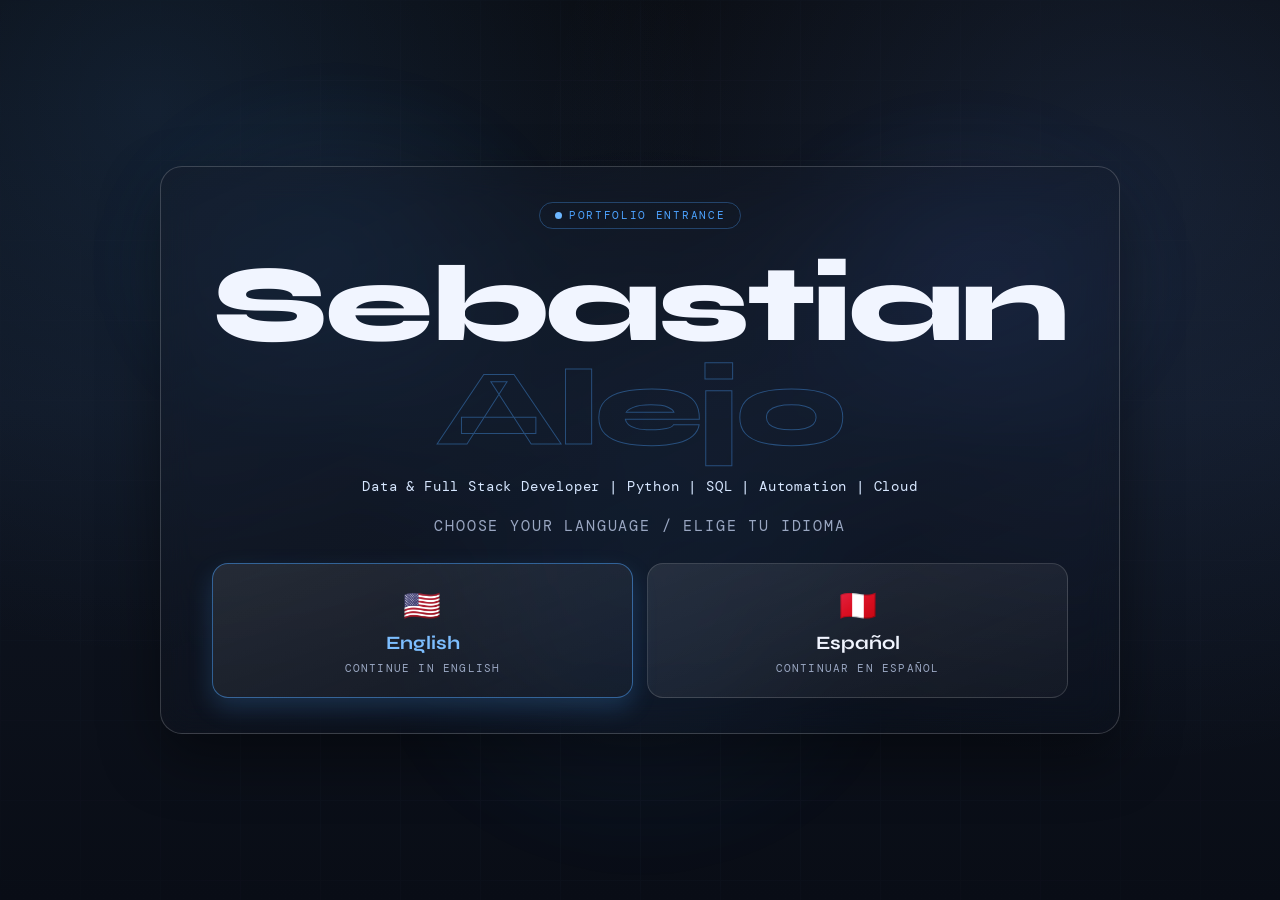
<file: index.html>
<!DOCTYPE html>
<html lang="en">
<head>
  <meta charset="UTF-8" />
  <meta name="viewport" content="width=device-width, initial-scale=1.0" />
  <meta name="description" content="Portafolio profesional de Sebastian Alejo. Elige idioma para ver su experiencia en automatización, datos, e-commerce y desarrollo web." />
  <link rel="canonical" href="https://sebastianalejo.github.io/" />
  <meta property="og:type" content="website" />
  <meta property="og:locale" content="es_PE" />
  <meta property="og:site_name" content="Sebastian Alejo" />
  <meta property="og:title" content="Sebastian Alejo | Portfolio" />
  <meta property="og:description" content="Portafolio profesional de Sebastian Alejo con proyectos de automatización, ingeniería de datos, e-commerce y desarrollo web." />
  <meta property="og:url" content="https://sebastianalejo.github.io/" />
  <meta property="og:image" content="https://sebastianalejo.github.io/imagen-foto-web.jpeg" />
  <meta property="og:image:alt" content="Foto profesional de Sebastian Alejo" />
  <meta name="twitter:card" content="summary_large_image" />
  <meta name="twitter:title" content="Sebastian Alejo | Portfolio" />
  <meta name="twitter:description" content="Portafolio profesional de Sebastian Alejo con proyectos de automatización, ingeniería de datos, e-commerce y desarrollo web." />
  <meta name="twitter:image" content="https://sebastianalejo.github.io/imagen-foto-web.jpeg" />
  <title>Sebastian Alejo</title>
  <link rel="icon" type="image/svg+xml" href="favicon.svg" />
  <link rel="preconnect" href="https://fonts.googleapis.com" />
  <link href="https://fonts.googleapis.com/css2?family=Syne:wght@400;700;800&family=DM+Mono:wght@300;400;500&family=Space+Grotesk:wght@400;500;600;700&display=swap" rel="stylesheet" />
  <script type="application/ld+json">
  {
    "@context": "https://schema.org",
    "@graph": [
      {
        "@type": "Person",
        "@id": "https://sebastianalejo.github.io/#person",
        "name": "Sebastian Alejo",
        "url": "https://sebastianalejo.github.io/",
        "image": "https://sebastianalejo.github.io/imagen-foto-web.jpeg",
        "jobTitle": "Systems Engineer",
        "sameAs": [
          "https://www.linkedin.com/in/sebastianalejovaldez",
          "https://github.com/sebastianalejo"
        ]
      },
      {
        "@type": "CollectionPage",
        "@id": "https://sebastianalejo.github.io/#portfolio",
        "name": "Sebastian Alejo Portfolio",
        "url": "https://sebastianalejo.github.io/",
        "about": {
          "@id": "https://sebastianalejo.github.io/#person"
        }
      }
    ]
  }
  </script>
  <style>
  :root {
    --bg: #090B10;
    --surface: #121622;
    --border: #232A3B;
    --accent: #4DA3FF;
    --text: #F1F5FF;
    --muted: #9AA7C2;
    --glass-border: rgba(255,255,255,0.18);
    --deep-shadow: 0 24px 60px rgba(0,0,0,0.42);
  }

  *, *::before, *::after { box-sizing: border-box; margin: 0; padding: 0; }

  body {
    min-height: 100vh;
    min-height: 100svh;
    min-height: 100dvh;
    display: grid;
    place-items: center;
    padding: clamp(0.9rem, 2.8vw, 2rem);
    overflow-x: hidden;
    overflow-y: auto;
    color: var(--text);
    font-family: 'Space Grotesk', sans-serif;
    background:
      radial-gradient(circle at 12% 12%, rgba(77,163,255,0.12), transparent 40%),
      radial-gradient(circle at 88% 20%, rgba(102,160,255,0.12), transparent 44%),
      linear-gradient(180deg, #090B10 0%, #0F1521 45%, #090D16 100%);
  }

  body::before {
    content: '';
    position: fixed;
    inset: 0;
    background-image:
      linear-gradient(var(--border) 1px, transparent 1px),
      linear-gradient(90deg, var(--border) 1px, transparent 1px);
    background-size: 80px 80px;
    opacity: 0.28;
    mask-image: radial-gradient(ellipse 84% 84% at 50% 50%, black, transparent);
    pointer-events: none;
  }

  body::after {
    content: '';
    position: fixed;
    inset: -18% -10%;
    background:
      radial-gradient(closest-side, rgba(77,163,255,0.14), transparent 74%) 16% 24%/42% 42% no-repeat,
      radial-gradient(closest-side, rgba(90,140,255,0.16), transparent 76%) 84% 28%/38% 38% no-repeat,
      radial-gradient(closest-side, rgba(77,163,255,0.08), transparent 78%) 50% 82%/46% 46% no-repeat;
    pointer-events: none;
    filter: blur(36px);
    animation: auroraFloat 24s ease-in-out infinite alternate;
    opacity: 0.8;
  }

  .hero-glow {
    position: fixed;
    width: 620px;
    height: 620px;
    top: 50%;
    left: 50%;
    transform: translate(-50%, -50%);
    border-radius: 50%;
    background: radial-gradient(circle, rgba(77,163,255,0.07) 0%, transparent 70%);
    pointer-events: none;
    animation: glowPulse 7s ease-in-out infinite;
  }

  .container {
    width: min(1040px, 100%);
    max-width: 960px;
    text-align: center;
    position: relative;
    margin-inline: auto;
    padding: clamp(1.3rem, 4vw, 2.2rem) clamp(1.4rem, 5vw, 3.2rem);
    border: 1px solid var(--glass-border);
    border-radius: 22px;
    background: linear-gradient(155deg, rgba(22,28,40,0.52), rgba(15,18,26,0.2));
    backdrop-filter: blur(16px) saturate(118%);
    box-shadow: var(--deep-shadow);
    animation: fadeUp 0.6s ease forwards;
    z-index: 2;
  }

  .hero-tag {
    display: inline-flex;
    align-items: center;
    gap: 0.45rem;
    margin-bottom: 1.5rem;
    padding: 0.38rem 0.95rem;
    border-radius: 999px;
    border: 1px solid rgba(77,163,255,0.32);
    color: var(--accent);
    font-family: 'DM Mono', monospace;
    font-size: 0.66rem;
    letter-spacing: 0.16em;
    text-transform: uppercase;
    opacity: 0;
    animation: fadeUp 0.5s 0.08s ease forwards;
  }

  .status-dot {
    width: 7px;
    height: 7px;
    border-radius: 50%;
    background: #6CB6FF;
    animation: pulse 2s infinite;
  }

  h1 {
    font-family: 'Syne', sans-serif;
    font-size: clamp(2.8rem, 10vw, 6.8rem);
    font-weight: 800;
    line-height: 0.95;
    letter-spacing: -0.03em;
    overflow-wrap: normal;
    word-break: normal;
    text-align: center;
    margin-bottom: 0.95rem;
    opacity: 0;
    animation: fadeUp 0.6s 0.18s ease forwards;
  }

  h1 span {
    -webkit-text-stroke: 1px rgba(77,163,255,0.38);
    color: transparent;
  }

  .question {
    color: var(--muted);
    font-family: 'DM Mono', monospace;
    font-size: clamp(0.8rem, 2vw, 0.95rem);
    letter-spacing: 0.12em;
    text-transform: uppercase;
    text-align: center;
    margin-bottom: 1.7rem;
    opacity: 0;
    animation: fadeUp 0.6s 0.28s ease forwards;
  }

  .landing-role {
    display: block;
    max-width: min(100%, 920px);
    color: #d7e7ff;
    font-family: 'DM Mono', monospace;
    font-size: clamp(0.68rem, 1.35vw, 0.85rem);
    letter-spacing: 0.06em;
    text-transform: none;
    text-align: center;
    line-height: 1.7;
    padding: 0;
    border: 0;
    background: none;
    box-shadow: none;
    margin-bottom: 1.1rem;
    opacity: 0;
    animation: fadeUp 0.6s 0.24s ease forwards;
  }

  .buttons {
    display: grid;
    grid-template-columns: repeat(2, minmax(0, 1fr));
    gap: 0.9rem;
    opacity: 0;
    animation: fadeUp 0.6s 0.38s ease forwards;
  }

  .lang-btn {
    display: flex;
    flex-direction: column;
    align-items: center;
    gap: 0.45rem;
    padding: 1.35rem 1.2rem;
    border-radius: 16px;
    text-decoration: none;
    border: 1px solid rgba(255,255,255,0.14);
    background: linear-gradient(160deg, rgba(255,255,255,0.09), rgba(255,255,255,0.03));
    color: var(--text);
    transition: transform 0.22s, border-color 0.22s, box-shadow 0.22s, background 0.22s;
    position: relative;
    overflow: hidden;
  }

  .lang-btn::before {
    content: '';
    position: absolute;
    inset: -1px;
    border-radius: inherit;
    background: linear-gradient(130deg, rgba(255,255,255,0.2), rgba(255,255,255,0), rgba(77,163,255,0.2));
    opacity: 0;
    transition: opacity 0.22s;
    pointer-events: none;
  }

  .lang-btn:hover {
    transform: translateY(-3px);
    border-color: rgba(77,163,255,0.45);
    box-shadow: 0 12px 26px rgba(77,163,255,0.16);
    background: linear-gradient(160deg, rgba(77,163,255,0.16), rgba(255,255,255,0.03));
  }

  .lang-btn:hover::before {
    opacity: 1;
  }

  .lang-btn .flag { font-size: 1.9rem; }

  .lang-btn .lang-name {
    font-family: 'Syne', sans-serif;
    font-size: 1.18rem;
    font-weight: 700;
    letter-spacing: -0.01em;
  }

  .lang-btn .lang-label {
    font-family: 'DM Mono', monospace;
    font-size: 0.68rem;
    color: var(--muted);
    letter-spacing: 0.11em;
    text-transform: uppercase;
  }

  .lang-btn.primary {
    border-color: rgba(77,163,255,0.5);
    box-shadow: 0 10px 24px rgba(77,163,255,0.2);
  }

  .lang-btn.primary .lang-name { color: #7DBEFF; }

  @keyframes fadeUp {
    from { opacity: 0; transform: translateY(14px); }
    to { opacity: 1; transform: translateY(0); }
  }

  @keyframes pulse {
    0% { transform: scale(1); opacity: 1; }
    50% { transform: scale(1.2); opacity: 0.6; }
    100% { transform: scale(1); opacity: 1; }
  }

  @keyframes auroraFloat {
    0% { transform: translate3d(0, 0, 0) scale(1); }
    100% { transform: translate3d(0, -20px, 0) scale(1.06); }
  }

  @keyframes glowPulse {
    0%, 100% { opacity: 0.65; transform: translate(-50%, -50%) scale(1); }
    50% { opacity: 0.9; transform: translate(-50%, -50%) scale(1.06); }
  }

  @media (max-width: 640px) {
    body {
      display: block;
      padding: 0;
      min-height: 100vh;
      min-height: 100svh;
      min-height: 100dvh;
    }

    .container {
      width: 100%;
      max-width: none;
      min-height: 100vh;
      min-height: 100svh;
      min-height: 100dvh;
      border-radius: 0;
      padding: clamp(1.1rem, 4.5vw, 1.5rem) clamp(0.95rem, 4vw, 1.25rem);
      display: flex;
      flex-direction: column;
      justify-content: center;
    }

    .hero-tag { font-size: 0.58rem; letter-spacing: 0.11em; }
    .question { font-size: 0.72rem; margin-bottom: 1.2rem; }
    .landing-role { font-size: 0.62rem; margin-bottom: 0.9rem; }
    .buttons { grid-template-columns: 1fr; gap: 0.7rem; }
    .lang-btn { padding: 1.05rem 1rem; }
    .lang-btn .lang-name { font-size: 1.05rem; }
  }

  @media (max-width: 860px) {
    .hero-glow {
      width: 500px;
      height: 500px;
    }

    h1 {
      font-size: clamp(2.4rem, 12vw, 4.4rem);
      line-height: 0.98;
    }

    .landing-role {
      letter-spacing: 0.05em;
    }
  }

  @media (max-width: 1200px) {
    h1 {
      font-size: clamp(2.5rem, 8.2vw, 5.8rem);
    }
  }

  @media (max-width: 480px) {
    body {
      padding: 0;
    }

    .container {
      border-radius: 0;
      padding-top: max(1rem, env(safe-area-inset-top));
      padding-right: max(0.85rem, env(safe-area-inset-right));
      padding-bottom: max(1rem, env(safe-area-inset-bottom));
      padding-left: max(0.85rem, env(safe-area-inset-left));
    }

    .hero-tag {
      margin-bottom: 1.2rem;
      padding: 0.32rem 0.74rem;
    }

    h1 {
      margin-bottom: 0.7rem;
      font-size: clamp(2.05rem, 11.5vw, 2.8rem);
    }

    .landing-role {
      font-size: 0.6rem;
      letter-spacing: 0.03em;
      line-height: 1.55;
      margin-bottom: 0.8rem;
    }

    .question {
      font-size: 0.66rem;
      letter-spacing: 0.09em;
    }

    .lang-btn {
      min-height: 84px;
      padding: 0.9rem 0.85rem;
      gap: 0.3rem;
    }

    .lang-btn .flag {
      font-size: 1.6rem;
    }

    .lang-btn .lang-name {
      font-size: 0.98rem;
    }

    .lang-btn .lang-label {
      font-size: 0.6rem;
      letter-spacing: 0.08em;
    }
  }
  </style>
</head>
<body>
  <div class="hero-glow"></div>
  <div class="container">
    <div class="hero-tag">
      <div class="status-dot"></div>
      Portfolio Entrance
    </div>
    <h1>Sebastian<br/><span>Alejo</span></h1>
    <p class="landing-role">Data &amp; Full Stack Developer | Python | SQL | Automation | Cloud</p>
    <p class="question">Choose your language / Elige tu idioma</p>
    <div class="buttons">
      <a href="en.html" class="lang-btn primary">
        <span class="flag">🇺🇸</span>
        <span class="lang-name">English</span>
        <span class="lang-label">Continue in English</span>
      </a>
      <a href="es.html" class="lang-btn">
        <span class="flag">🇵🇪</span>
        <span class="lang-name">Español</span>
        <span class="lang-label">Continuar en español</span>
      </a>
    </div>
  </div>
</body>
</html>
</file>
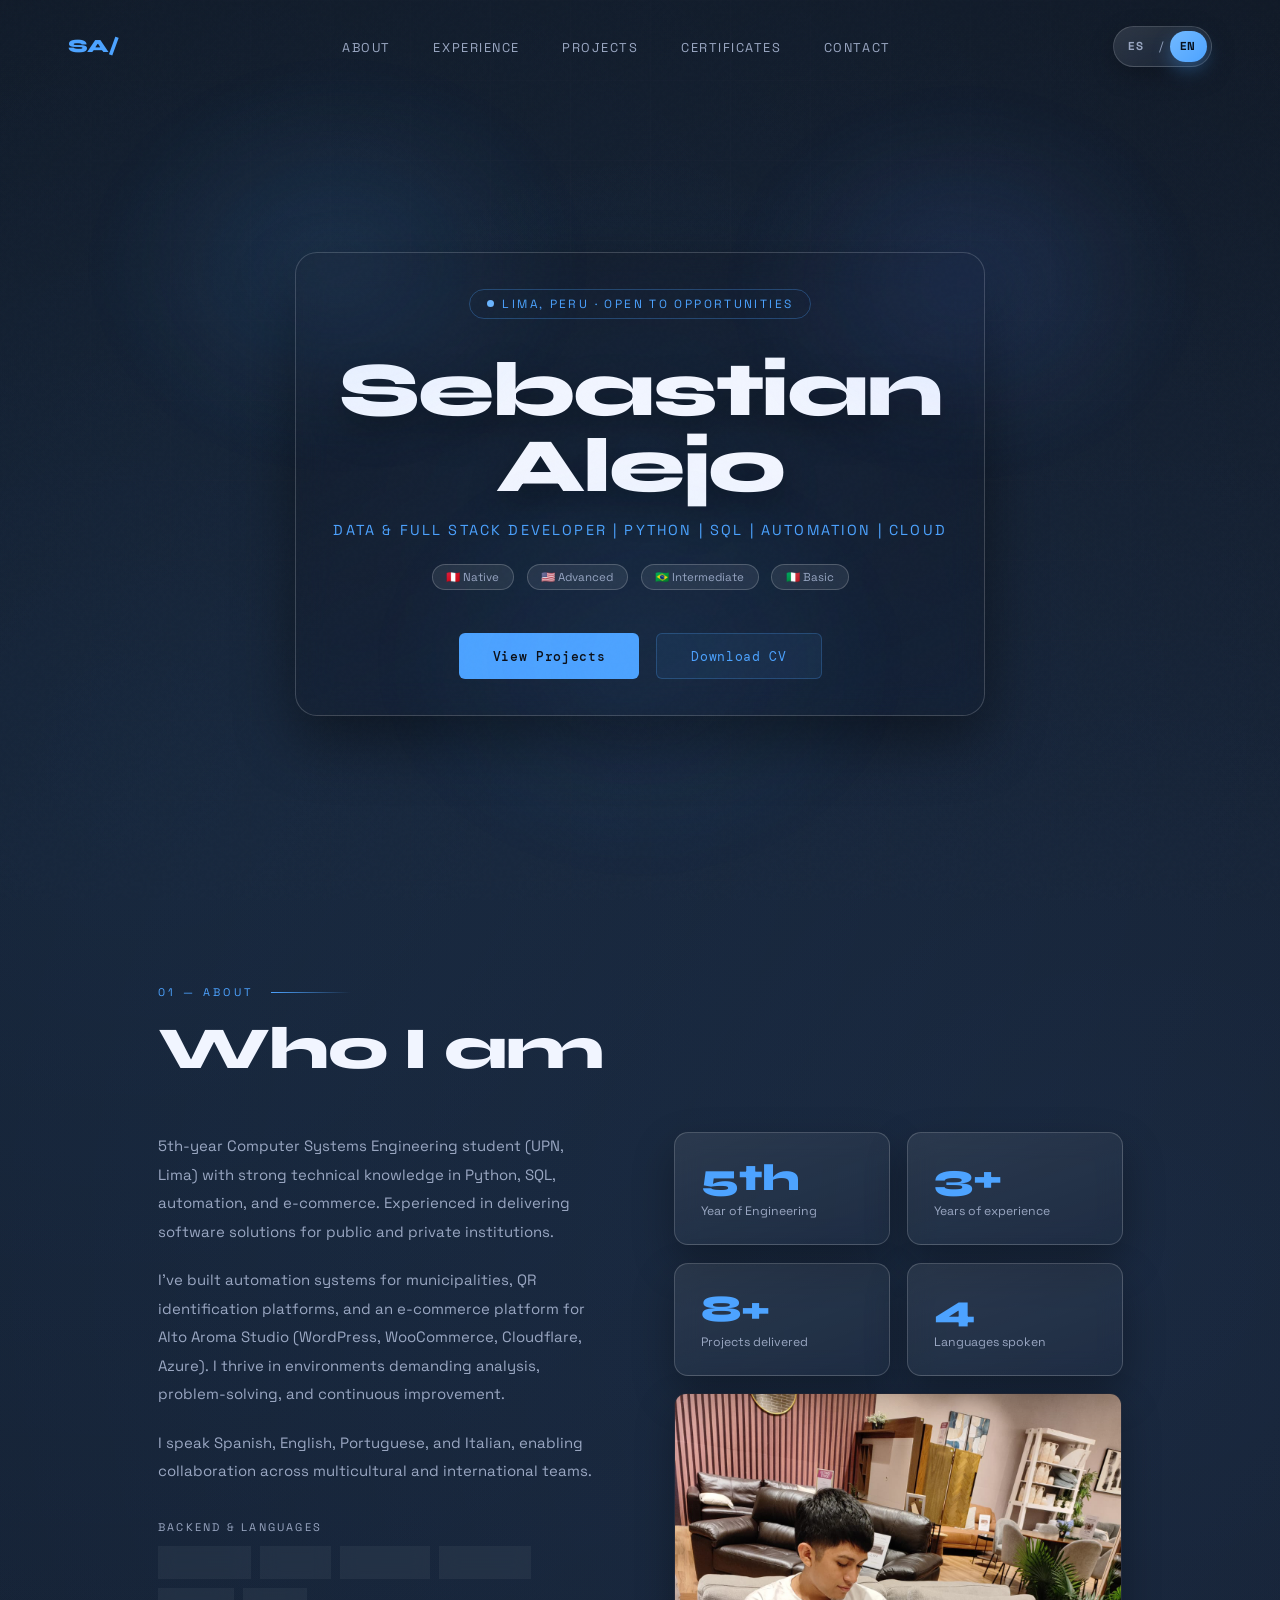
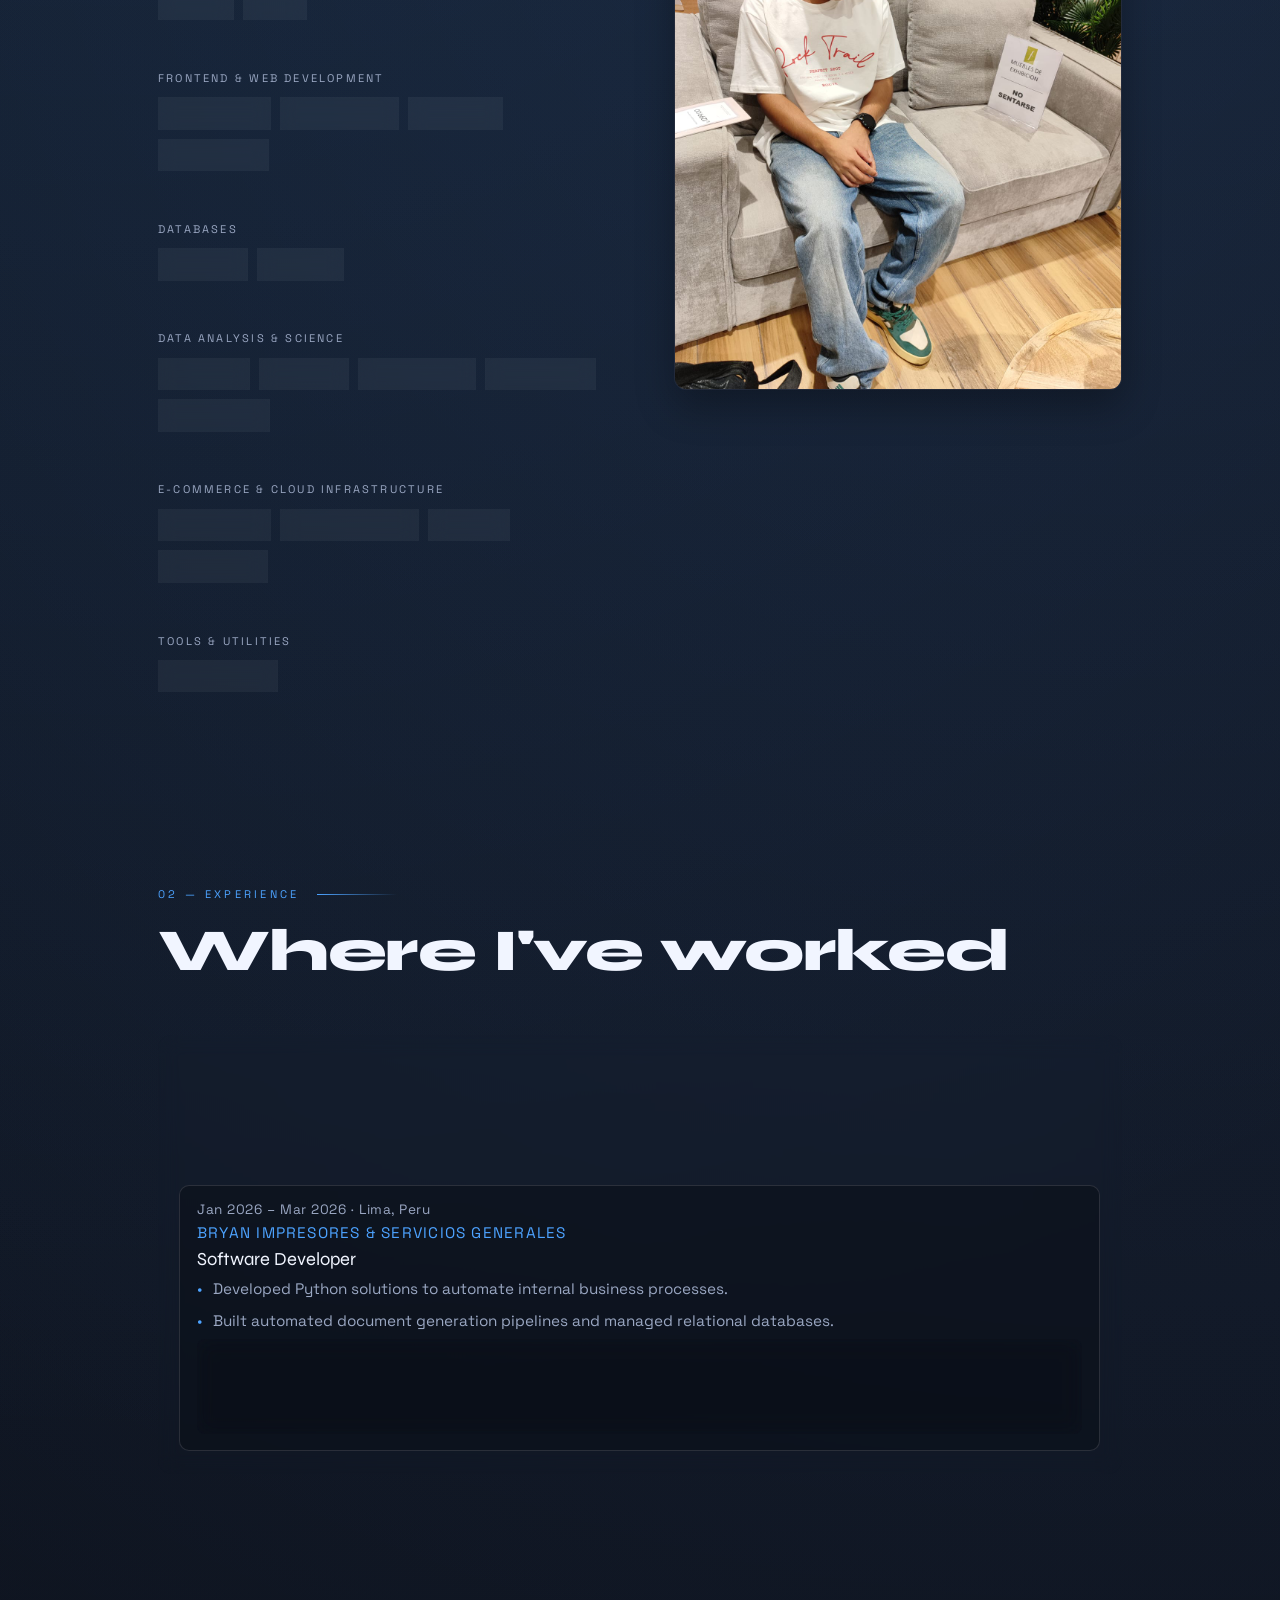
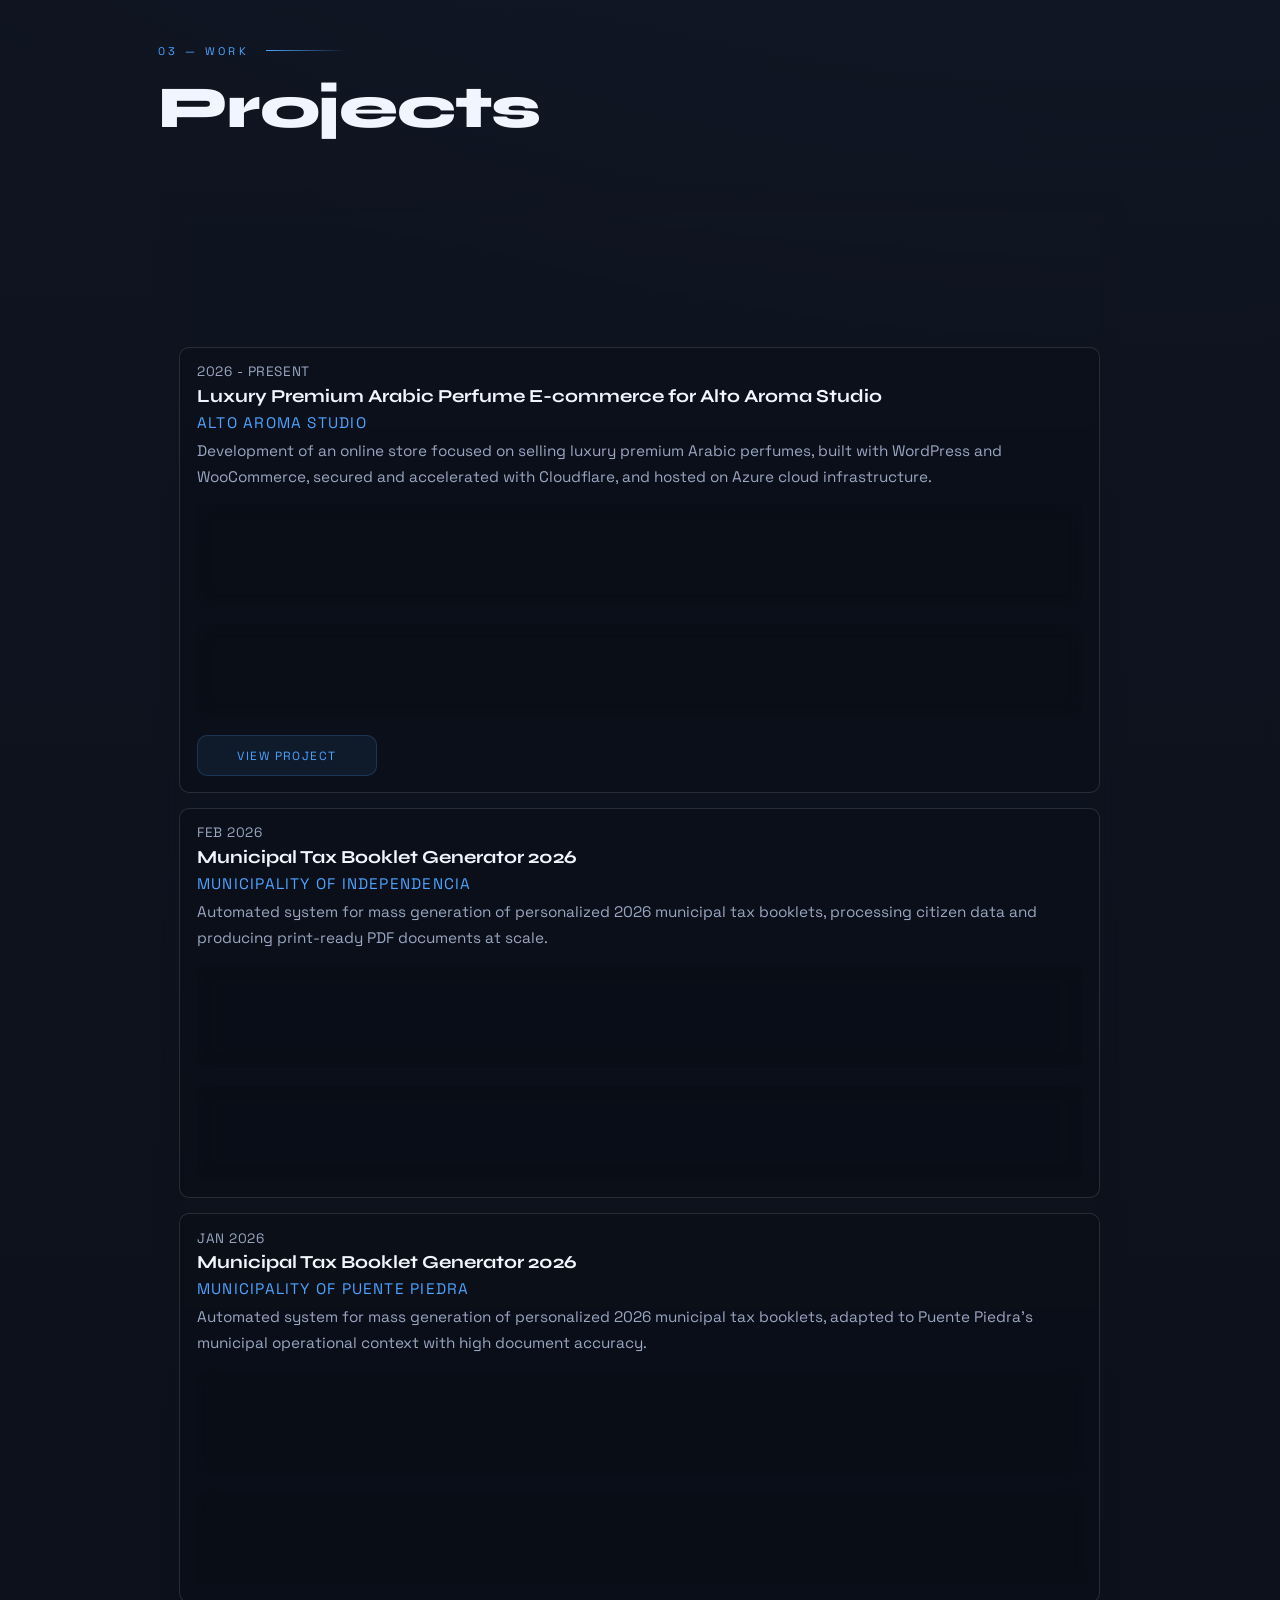
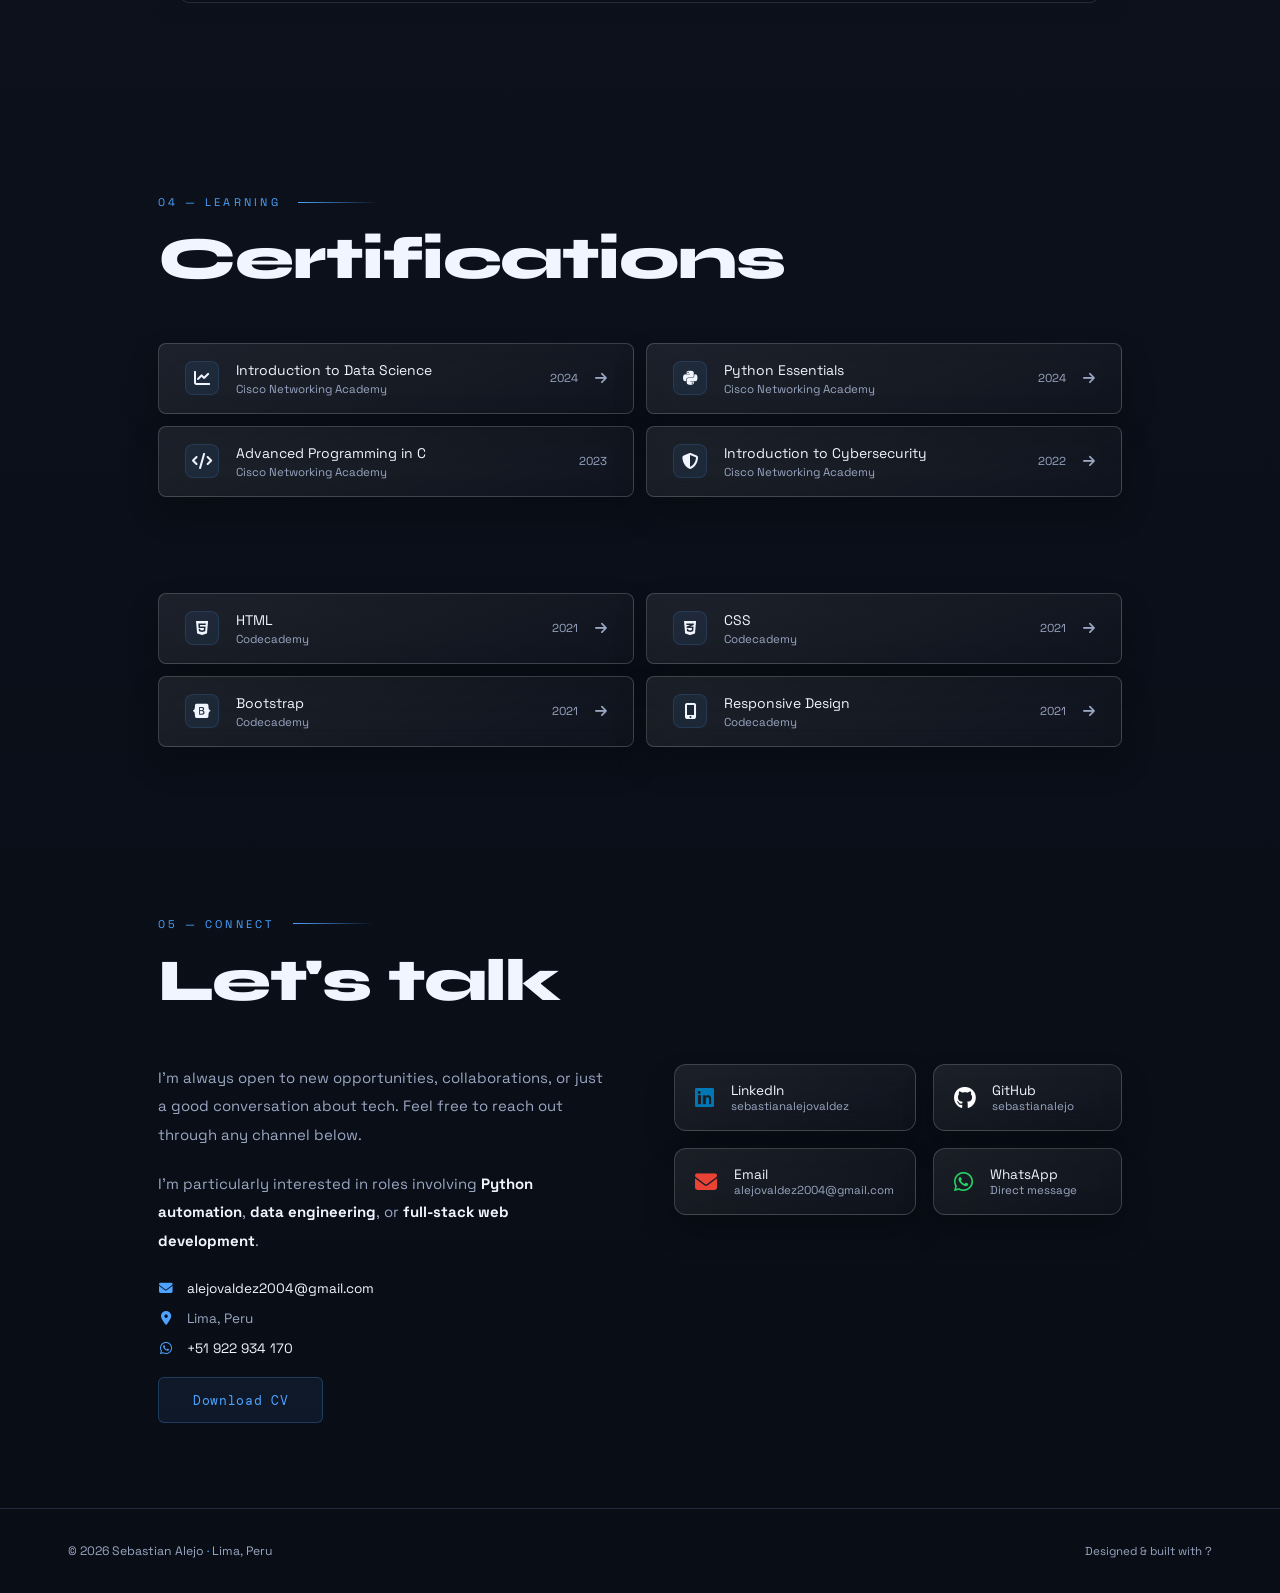
<file: en.html>
<!DOCTYPE html>
<html lang="en">
<head>
  <meta charset="UTF-8" />
  <meta name="viewport" content="width=device-width, initial-scale=1.0" />
  <meta name="description" content="Sebastian Alejo — Systems Engineer student from Lima, Peru. Python, SQL, Automation, Web Development." />
  <link rel="canonical" href="https://sebastianalejo.github.io/en.html" />
  <meta property="og:type" content="website" />
  <meta property="og:locale" content="en_US" />
  <meta property="og:site_name" content="Sebastian Alejo" />
  <meta property="og:title" content="Sebastian Alejo — Systems Engineer" />
  <meta property="og:description" content="Professional portfolio of Sebastian Alejo: Python automation, data engineering, e-commerce, and web development." />
  <meta property="og:url" content="https://sebastianalejo.github.io/en.html" />
  <meta property="og:image" content="https://sebastianalejo.github.io/imagen-foto-web.jpeg" />
  <meta property="og:image:alt" content="Professional photo of Sebastian Alejo" />
  <meta name="twitter:card" content="summary_large_image" />
  <meta name="twitter:title" content="Sebastian Alejo — Systems Engineer" />
  <meta name="twitter:description" content="Professional portfolio of Sebastian Alejo: Python automation, data engineering, e-commerce, and web development." />
  <meta name="twitter:image" content="https://sebastianalejo.github.io/imagen-foto-web.jpeg" />
  <title>Sebastian Alejo — Systems Engineer</title>
  <link rel="icon" type="image/svg+xml" href="favicon.svg" />
  <link rel="preconnect" href="https://fonts.googleapis.com" />
  <link href="https://fonts.googleapis.com/css2?family=Syne:wght@400;700;800&family=DM+Mono:wght@300;400;500&family=Space+Grotesk:wght@400;500;600;700&display=swap" rel="stylesheet" />
  <link rel="stylesheet" href="https://cdnjs.cloudflare.com/ajax/libs/font-awesome/6.4.0/css/all.min.css" />
  <link rel="stylesheet" href="style.css">
  <script type="application/ld+json">
  {
    "@context": "https://schema.org",
    "@graph": [
      {
        "@type": "Person",
        "@id": "https://sebastianalejo.github.io/#person",
        "name": "Sebastian Alejo",
        "url": "https://sebastianalejo.github.io/en.html",
        "image": "https://sebastianalejo.github.io/imagen-foto-web.jpeg",
        "jobTitle": "Computer Systems Engineering Student",
        "address": {
          "@type": "PostalAddress",
          "addressLocality": "Lima",
          "addressCountry": "PE"
        },
        "email": "mailto:alejovaldez2004@gmail.com",
        "sameAs": [
          "https://www.linkedin.com/in/sebastianalejovaldez",
          "https://github.com/sebastianalejo"
        ],
        "knowsLanguage": ["es", "en", "pt", "it"],
        "knowsAbout": ["Python", "SQL", "Automation", "E-commerce", "Web Development"]
      },
      {
        "@type": "CollectionPage",
        "@id": "https://sebastianalejo.github.io/en.html#portfolio",
        "name": "Sebastian Alejo professional portfolio",
        "url": "https://sebastianalejo.github.io/en.html",
        "inLanguage": "en",
        "about": {
          "@id": "https://sebastianalejo.github.io/#person"
        }
      }
    ]
  }
  </script>
</head>
<body>

  <nav id="navbar">
    <a href="index.html" class="nav-logo">SA/</a>
    <ul class="nav-links">
      <li><a href="#about">About</a></li>
      <li><a href="#experience">Experience</a></li>
      <li><a href="#projects">Projects</a></li>
      <li><a href="#certificates">Certificates</a></li>
      <li><a href="#contact">Contact</a></li>
    </ul>
    <div class="nav-lang-switch" aria-label="Language selector">
      <a href="es.html" class="lang-option">ES</a>
      <span>/</span>
      <a href="en.html" class="lang-option active" aria-current="page">EN</a>
    </div>
  </nav>

  <!-- HERO -->
  <section class="hero">
    <div class="hero-grid"></div>
    <div class="hero-glow"></div>
    <div class="hero-content">
      <div class="hero-tag">
        <div class="status-dot"></div>
        Lima, Peru · Open to opportunities
      </div>
      <h1 class="hero-name">Sebastian<br/><span>Alejo</span></h1>
      <p class="hero-role">Data &amp; Full Stack Developer | Python | SQL | Automation | Cloud</p>
      <div class="hero-langs">
        <span class="lang-badge"><strong>&#x1F1F5;&#x1F1EA;</strong> Native</span>
        <span class="lang-badge"><strong>&#x1F1FA;&#x1F1F8;</strong> Advanced</span>
        <span class="lang-badge"><strong>&#x1F1E7;&#x1F1F7;</strong> Intermediate</span>
        <span class="lang-badge"><strong>&#x1F1EE;&#x1F1F9;</strong> Basic</span>
      </div>
      <div class="hero-cta">
        <a href="#projects" class="btn btn-primary">View Projects</a>
        <a href="CV-Sebastian-Alejo-English.pdf" class="btn btn-cv" download>Download CV</a>
      </div>
    </div>
  </section>

  <!-- ABOUT -->
  <section id="about">
    <div class="reveal">
      <div class="section-label">01 — About</div>
      <h2 class="section-title">Who I am</h2>
      <div class="about-grid">
        <div class="about-text">
          <p>5th-year Computer Systems Engineering student (UPN, Lima) with strong technical knowledge in Python, SQL, automation, and e-commerce. Experienced in delivering software solutions for public and private institutions.</p>
          <p>I've built automation systems for municipalities, QR identification platforms, and an e-commerce platform for Alto Aroma Studio (WordPress, WooCommerce, Cloudflare, Azure). I thrive in environments demanding analysis, problem-solving, and continuous improvement.</p>
          <p>I speak Spanish, English, Portuguese, and Italian, enabling collaboration across multicultural and international teams.</p>

          <div style="margin-top:2rem; display:flex; flex-direction:column; gap:1.5rem;">
            <div class="skills-block">
              <div class="skills-block-title">Backend & Languages</div>
              <div class="skills-grid">
                <div class="skill-tag"><div class="skill-dot"></div>Python</div>
                <div class="skill-tag"><div class="skill-dot"></div>SQL</div>
                <div class="skill-tag"><div class="skill-dot"></div>Django</div>
                <div class="skill-tag"><div class="skill-dot"></div>Node.js</div>
                <div class="skill-tag"><div class="skill-dot"></div>Java</div>
                <div class="skill-tag"><div class="skill-dot"></div>C#</div>
              </div>
            </div>
            <div class="skills-block">
              <div class="skills-block-title">Frontend & Web Development</div>
              <div class="skills-grid">
                <div class="skill-tag"><div class="skill-dot"></div>JavaScript</div>
                <div class="skill-tag"><div class="skill-dot"></div>HTML & CSS</div>
                <div class="skill-tag"><div class="skill-dot"></div>Angular</div>
                <div class="skill-tag"><div class="skill-dot"></div>Bootstrap</div>
              </div>
            </div>
            <div class="skills-block">
              <div class="skills-block-title">Databases</div>
              <div class="skills-grid">
                <div class="skill-tag"><div class="skill-dot"></div>MySQL</div>
                <div class="skill-tag"><div class="skill-dot"></div>SQLite</div>
              </div>
            </div>
            <div class="skills-block">
              <div class="skills-block-title">Data Analysis & Science</div>
              <div class="skills-grid">
                <div class="skill-tag"><div class="skill-dot"></div>Pandas</div>
                <div class="skill-tag"><div class="skill-dot"></div>NumPy</div>
                <div class="skill-tag"><div class="skill-dot"></div>Scikit-learn</div>
                <div class="skill-tag"><div class="skill-dot"></div>Matplotlib</div>
                <div class="skill-tag"><div class="skill-dot"></div>ReportLab</div>
              </div>
            </div>
            <div class="skills-block">
              <div class="skills-block-title">E-commerce & Cloud Infrastructure</div>
              <div class="skills-grid">
                <div class="skill-tag"><div class="skill-dot"></div>WordPress</div>
                <div class="skill-tag"><div class="skill-dot"></div>WooCommerce</div>
                <div class="skill-tag"><div class="skill-dot"></div>Azure</div>
                <div class="skill-tag"><div class="skill-dot"></div>Cloudflare</div>
              </div>
            </div>
            <div class="skills-block">
              <div class="skills-block-title">Tools & Utilities</div>
              <div class="skills-grid">
                <div class="skill-tag"><div class="skill-dot"></div>Git & GitHub</div>
              </div>
            </div>
          </div>
        </div>
        <div class="about-stats">
          <div class="stat-card">
            <div class="stat-number">5th</div>
            <div class="stat-label">Year of Engineering</div>
          </div>
          <div class="stat-card">
            <div class="stat-number">3+</div>
            <div class="stat-label">Years of experience</div>
          </div>
          <div class="stat-card">
            <div class="stat-number">8+</div>
            <div class="stat-label">Projects delivered</div>
          </div>
          <div class="stat-card">
            <div class="stat-number">4</div>
            <div class="stat-label">Languages spoken</div>
          </div>
          <div class="about-photo-wrap">
            <img src="imagen-foto-web.jpeg" alt="Photo of Sebastian Alejo" class="about-photo" loading="lazy" />
          </div>
        </div>
      </div>
    </div>
  </section>

  <!-- EXPERIENCE -->
  <section id="experience">
    <div class="reveal">
      <div class="section-label">02 — Experience</div>
      <h2 class="section-title">Where I've worked</h2>
      <div class="career-scrubber" data-career-scrubber>
        <div class="career-head">
          <h3 class="career-title">Interactive Career Timeline</h3>
          <p class="career-subtitle">Move your mouse across the line to explore each professional stage.</p>
        </div>
        <div class="career-track" data-career-track>
          <button type="button" class="career-stage" data-stage data-date="Jun 2025 – Sep 2025 · Lima, Peru" data-company="Consultoría en Laboratorio S.A.C. (ICL)" data-role="Educational Technology Administrator & Digital Support" data-points="Built an automated system to generate personalized academic certificates with embedded QR codes.||Managed platform content and provided digital support for academic processes." data-tools="Python||QR Codes||PDF Generation||Digital Support">ICL</button>
          <button type="button" class="career-stage" data-stage data-date="Oct 2025 – Jan 2026 · Lima, Peru" data-company="DoorDash (Teleperformance Perú)" data-role="Bilingual Customer Service Representative" data-points="Provided customer and driver support in English and Spanish, resolving service incidents efficiently.||Managed order, payment, and account cases via CRM tools while meeting quality and response SLAs." data-tools="CRM||Bilingual Support||Incident Management||SLA">DoorDash</button>
          <button type="button" class="career-stage is-active" data-stage data-date="Jan 2026 – Mar 2026 · Lima, Peru" data-company="Bryan Impresores & Servicios Generales" data-role="Software Developer" data-points="Developed Python solutions to automate internal business processes.||Built automated document generation pipelines and managed relational databases." data-tools="Python||Automation||SQL||Document Generation">Bryan</button>
        </div>
        <div class="career-detail" data-career-detail>
          <div class="career-detail-date" data-detail-date>Jan 2026 – Mar 2026 · Lima, Peru</div>
          <div class="career-detail-company" data-detail-company>Bryan Impresores & Servicios Generales</div>
          <div class="career-detail-role" data-detail-role>Software Developer</div>
          <ul class="career-detail-summary" data-detail-summary>
            <li>Developed Python solutions to automate internal business processes.</li>
            <li>Built automated document generation pipelines and managed relational databases.</li>
          </ul>
          <div class="project-tags" data-stack-title="Skills & tools used" data-detail-tools>
            <span class="project-tag">Python</span>
            <span class="project-tag">Automation</span>
            <span class="project-tag">SQL</span>
            <span class="project-tag">Document Generation</span>
          </div>
        </div>
      </div>
    </div>
  </section>

  <!-- PROJECTS -->
  <section id="projects">
    <div class="reveal">
      <div class="section-label">03 — Work</div>
      <h2 class="section-title">Projects</h2>
      <div class="career-scrubber project-scrubber" data-career-scrubber>
        <div class="career-head">
          <h3 class="career-title">Interactive Project Timeline</h3>
          <p class="career-subtitle">Move across the line to explore projects by year.</p>
        </div>
        <div class="career-track" data-career-track>
          <button type="button" class="career-stage" data-stage data-date="2021" data-company="Projects 2021" data-role="1 project delivered" data-desc="Start and continuous evolution of professional digital presence focused on a bilingual technical portfolio." data-points="Personal Portfolio: Personal website to showcase projects, skills, and professional experience. Built with HTML, CSS, and JavaScript.">2021</button>
          <button type="button" class="career-stage" data-stage data-date="2024" data-company="Projects 2024" data-role="1 project delivered" data-desc="Digital identification solutions for field inspections with faster validation and stronger traceability." data-points="Mototaxi QR Identification System: Digital identification platform for registered mototaxi units using QR codes, enabling quick verification by municipal officers in the field.">2024</button>
          <button type="button" class="career-stage" data-stage data-date="2025" data-company="Projects 2025" data-role="3 projects delivered" data-desc="Consolidation of automation initiatives for education and municipal tax workflows with measurable gains in speed, quality, and traceability." data-points="Academic Certification System: End-to-end system to generate and issue personalized academic certificates with QR codes for verification, replacing a fully manual process.||Independencia Booklets 2025: Implementation of the tax booklet automation system for Independencia, consolidating the generation pipeline later optimized for the 2026 edition.||Puente Piedra Booklets 2025: Implementation of the tax booklet automation system for Puente Piedra, tailoring the generation pipeline to its municipal data and operational requirements.">2025</button>
          <button type="button" class="career-stage is-active" data-stage data-date="2026" data-company="Projects 2026" data-role="3 projects delivered" data-desc="Implementations focused on e-commerce and large-scale municipal automation, with production deployments and high operational volume." data-points="Alto Aroma Studio: Development of an online store focused on selling luxury premium Arabic perfumes, built with WordPress and WooCommerce, secured and accelerated with Cloudflare, and hosted on Azure cloud infrastructure.||Independencia Booklets 2026: Automated system for mass generation of personalized 2026 municipal tax booklets, processing citizen data and producing print-ready PDF documents at scale.||Puente Piedra Booklets 2026: Automated system for mass generation of personalized 2026 municipal tax booklets, adapted to Puente Piedra's municipal operational context with high document accuracy.">2026</button>
        </div>
        <div class="career-detail" data-career-detail>
          <div class="career-detail-date" data-detail-date>2026</div>
          <div class="career-detail-company" data-detail-company>Projects 2026</div>
          <div class="career-detail-role" data-detail-role>3 projects delivered</div>
          <div class="project-year-cards" data-project-year-cards></div>
        </div>
      </div>
    </div>
  </section>

  <!-- CERTIFICATES -->
  <section id="certificates">
    <div class="reveal">
      <div class="section-label">04 — Learning</div>
      <h2 class="section-title">Certifications</h2>
      <div class="certs-list">
        <a href="https://www.credly.com/badges/d73851b6-8d9f-47f3-8013-ef76f5bd79b5" target="_blank" class="cert-item">
          <div class="cert-left"><div class="cert-icon"><i class="fas fa-chart-line"></i></div><div><div class="cert-name">Introduction to Data Science</div><div class="cert-source">Cisco Networking Academy</div></div></div>
          <div class="cert-meta"><span class="cert-year">2024</span><span class="cert-arrow"><i class="fas fa-arrow-right"></i></span></div>
        </a>
        <a href="https://www.credly.com/badges/c07433f6-ce94-4910-9039-498a11cc44e9" target="_blank" class="cert-item">
          <div class="cert-left"><div class="cert-icon"><i class="fab fa-python"></i></div><div><div class="cert-name">Python Essentials</div><div class="cert-source">Cisco Networking Academy</div></div></div>
          <div class="cert-meta"><span class="cert-year">2024</span><span class="cert-arrow"><i class="fas fa-arrow-right"></i></span></div>
        </a>
        <div class="cert-item" style="cursor:default;">
          <div class="cert-left"><div class="cert-icon"><i class="fas fa-code"></i></div><div><div class="cert-name">Advanced Programming in C</div><div class="cert-source">Cisco Networking Academy</div></div></div>
          <div class="cert-meta"><span class="cert-year">2023</span></div>
        </div>
        <a href="https://www.credly.com/badges/d4c3ed6d-5450-4c7a-a942-bfafad04dc27" target="_blank" class="cert-item">
          <div class="cert-left"><div class="cert-icon"><i class="fas fa-shield-halved"></i></div><div><div class="cert-name">Introduction to Cybersecurity</div><div class="cert-source">Cisco Networking Academy</div></div></div>
          <div class="cert-meta"><span class="cert-year">2022</span><span class="cert-arrow"><i class="fas fa-arrow-right"></i></span></div>
        </a>
        <a href="https://www.credly.com/badges/3a892a32-4303-44ca-a8dc-91c543e87b01" target="_blank" class="cert-item">
          <div class="cert-left"><div class="cert-icon"><i class="fas fa-microchip"></i></div><div><div class="cert-name">Introduction to IoT</div><div class="cert-source">Cisco Networking Academy</div></div></div>
          <div class="cert-meta"><span class="cert-year">2022</span><span class="cert-arrow"><i class="fas fa-arrow-right"></i></span></div>
        </a>
        <a href="https://www.codecademy.com/profiles/sebastianalejo24/certificates/705dcb15de0da4dd9d9fc4f3274b430e" target="_blank" class="cert-item">
          <div class="cert-left"><div class="cert-icon"><i class="fab fa-js"></i></div><div><div class="cert-name">JavaScript</div><div class="cert-source">Codecademy</div></div></div>
          <div class="cert-meta"><span class="cert-year">2021</span><span class="cert-arrow"><i class="fas fa-arrow-right"></i></span></div>
        </a>
        <a href="https://www.codecademy.com/profiles/sebastianalejo24/certificates/9eb0741e5ebef1f9f58a53bfac67d3a7" target="_blank" class="cert-item">
          <div class="cert-left"><div class="cert-icon"><i class="fab fa-html5"></i></div><div><div class="cert-name">HTML</div><div class="cert-source">Codecademy</div></div></div>
          <div class="cert-meta"><span class="cert-year">2021</span><span class="cert-arrow"><i class="fas fa-arrow-right"></i></span></div>
        </a>
        <a href="https://www.codecademy.com/profiles/sebastianalejo24/certificates/9a5bb1fc45b4281af1fffec93b0aaf05" target="_blank" class="cert-item">
          <div class="cert-left"><div class="cert-icon"><i class="fab fa-css3-alt"></i></div><div><div class="cert-name">CSS</div><div class="cert-source">Codecademy</div></div></div>
          <div class="cert-meta"><span class="cert-year">2021</span><span class="cert-arrow"><i class="fas fa-arrow-right"></i></span></div>
        </a>
        <a href="https://www.codecademy.com/profiles/sebastianalejo24/certificates/0595479d03627a8cb816b069000e4d06" target="_blank" class="cert-item">
          <div class="cert-left"><div class="cert-icon"><i class="fab fa-bootstrap"></i></div><div><div class="cert-name">Bootstrap</div><div class="cert-source">Codecademy</div></div></div>
          <div class="cert-meta"><span class="cert-year">2021</span><span class="cert-arrow"><i class="fas fa-arrow-right"></i></span></div>
        </a>
        <a href="https://www.codecademy.com/profiles/sebastianalejo24/certificates/3a62023b0054dc793edc0adecd715fd7" target="_blank" class="cert-item">
          <div class="cert-left"><div class="cert-icon"><i class="fas fa-mobile-screen-button"></i></div><div><div class="cert-name">Responsive Design</div><div class="cert-source">Codecademy</div></div></div>
          <div class="cert-meta"><span class="cert-year">2021</span><span class="cert-arrow"><i class="fas fa-arrow-right"></i></span></div>
        </a>
      </div>
    </div>
  </section>

  <!-- CONTACT -->
  <section id="contact">
    <div class="reveal">
      <div class="section-label">05 — Connect</div>
      <h2 class="section-title">Let's talk</h2>
      <div class="contact-wrapper">
        <div class="contact-text">
          <p>I'm always open to new opportunities, collaborations, or just a good conversation about tech. Feel free to reach out through any channel below.</p>
          <p>I'm particularly interested in roles involving <strong style="color:var(--text)">Python automation</strong>, <strong style="color:var(--text)">data engineering</strong>, or <strong style="color:var(--text)">full-stack web development</strong>.</p>
          <div class="contact-info">
            <div class="contact-row">
              <span class="contact-icon"><i class="fas fa-envelope"></i></span>
              <a href="mailto:alejovaldez2004@gmail.com">alejovaldez2004@gmail.com</a>
            </div>
            <div class="contact-row">
              <span class="contact-icon"><i class="fas fa-map-marker-alt"></i></span>
              <span>Lima, Peru</span>
            </div>
            <div class="contact-row">
              <span class="contact-icon"><i class="fab fa-whatsapp"></i></span>
              <a href="https://api.whatsapp.com/send?phone=51922934170" target="_blank">+51 922 934 170</a>
            </div>
          </div>
          <div class="contact-cta">
            <a href="CV-Sebastian-Alejo-English.pdf" class="btn btn-cv" download>Download CV</a>
          </div>
        </div>
        <div class="socials-grid">
          <a href="https://www.linkedin.com/in/sebastianalejovaldez" target="_blank" class="social-card">
            <div class="social-icon"><i class="fab fa-linkedin"></i></div>
            <div><div class="social-name">LinkedIn</div><div class="social-handle">sebastianalejovaldez</div></div>
          </a>
          <a href="https://github.com/sebastianalejo" target="_blank" class="social-card">
            <div class="social-icon"><i class="fab fa-github"></i></div>
            <div><div class="social-name">GitHub</div><div class="social-handle">sebastianalejo</div></div>
          </a>
          <a href="mailto:alejovaldez2004@gmail.com" class="social-card">
            <div class="social-icon"><i class="fas fa-envelope"></i></div>
            <div><div class="social-name">Email</div><div class="social-handle">alejovaldez2004@gmail.com</div></div>
          </a>
          <a href="https://api.whatsapp.com/send?phone=51922934170" target="_blank" class="social-card">
            <div class="social-icon"><i class="fab fa-whatsapp"></i></div>
            <div><div class="social-name">WhatsApp</div><div class="social-handle">Direct message</div></div>
          </a>
        </div>
      </div>
    </div>
  </section>

  <footer>
    <p>© 2026 Sebastian Alejo <span class="footer-dot">·</span> Lima, Peru</p>
    <p style="font-size:0.68rem; color:var(--muted);">Designed & built with ?</p>
  </footer>

  <script src="script.js"></script>

</body>
</html>
</file>
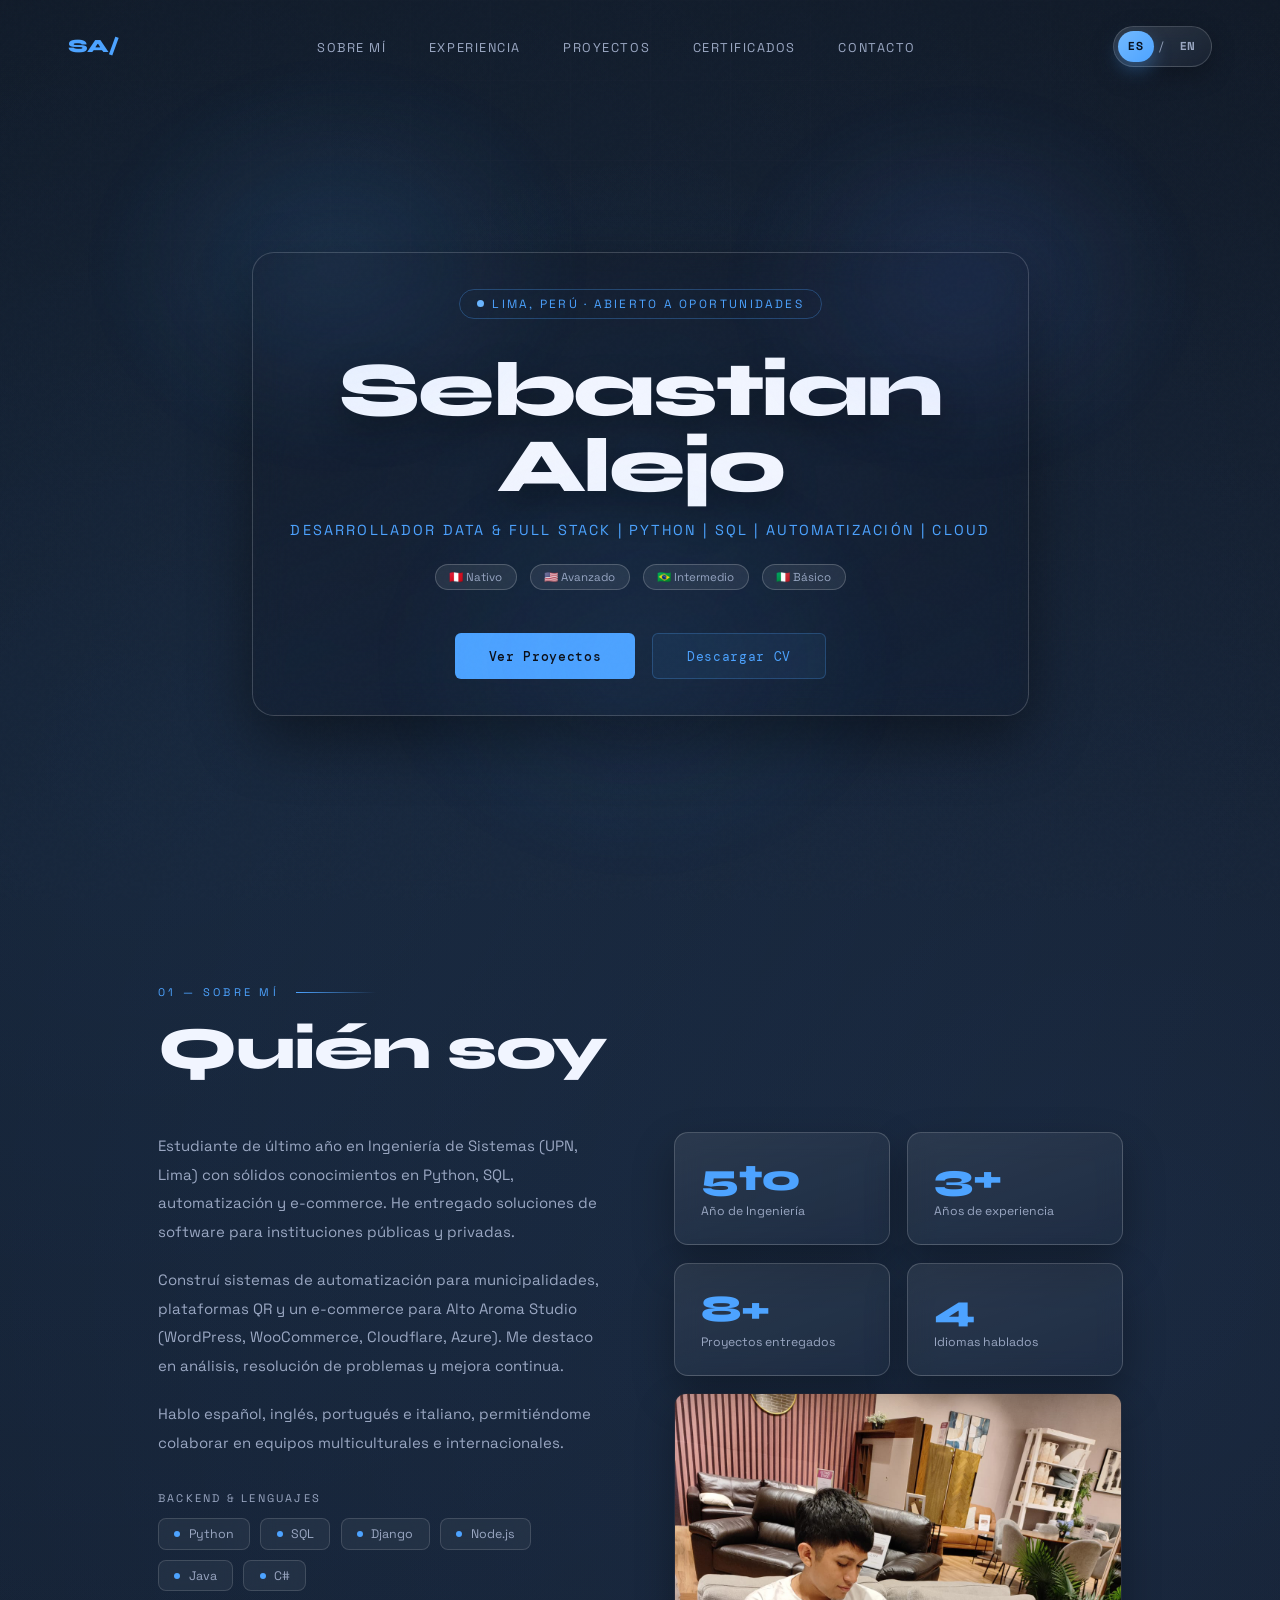
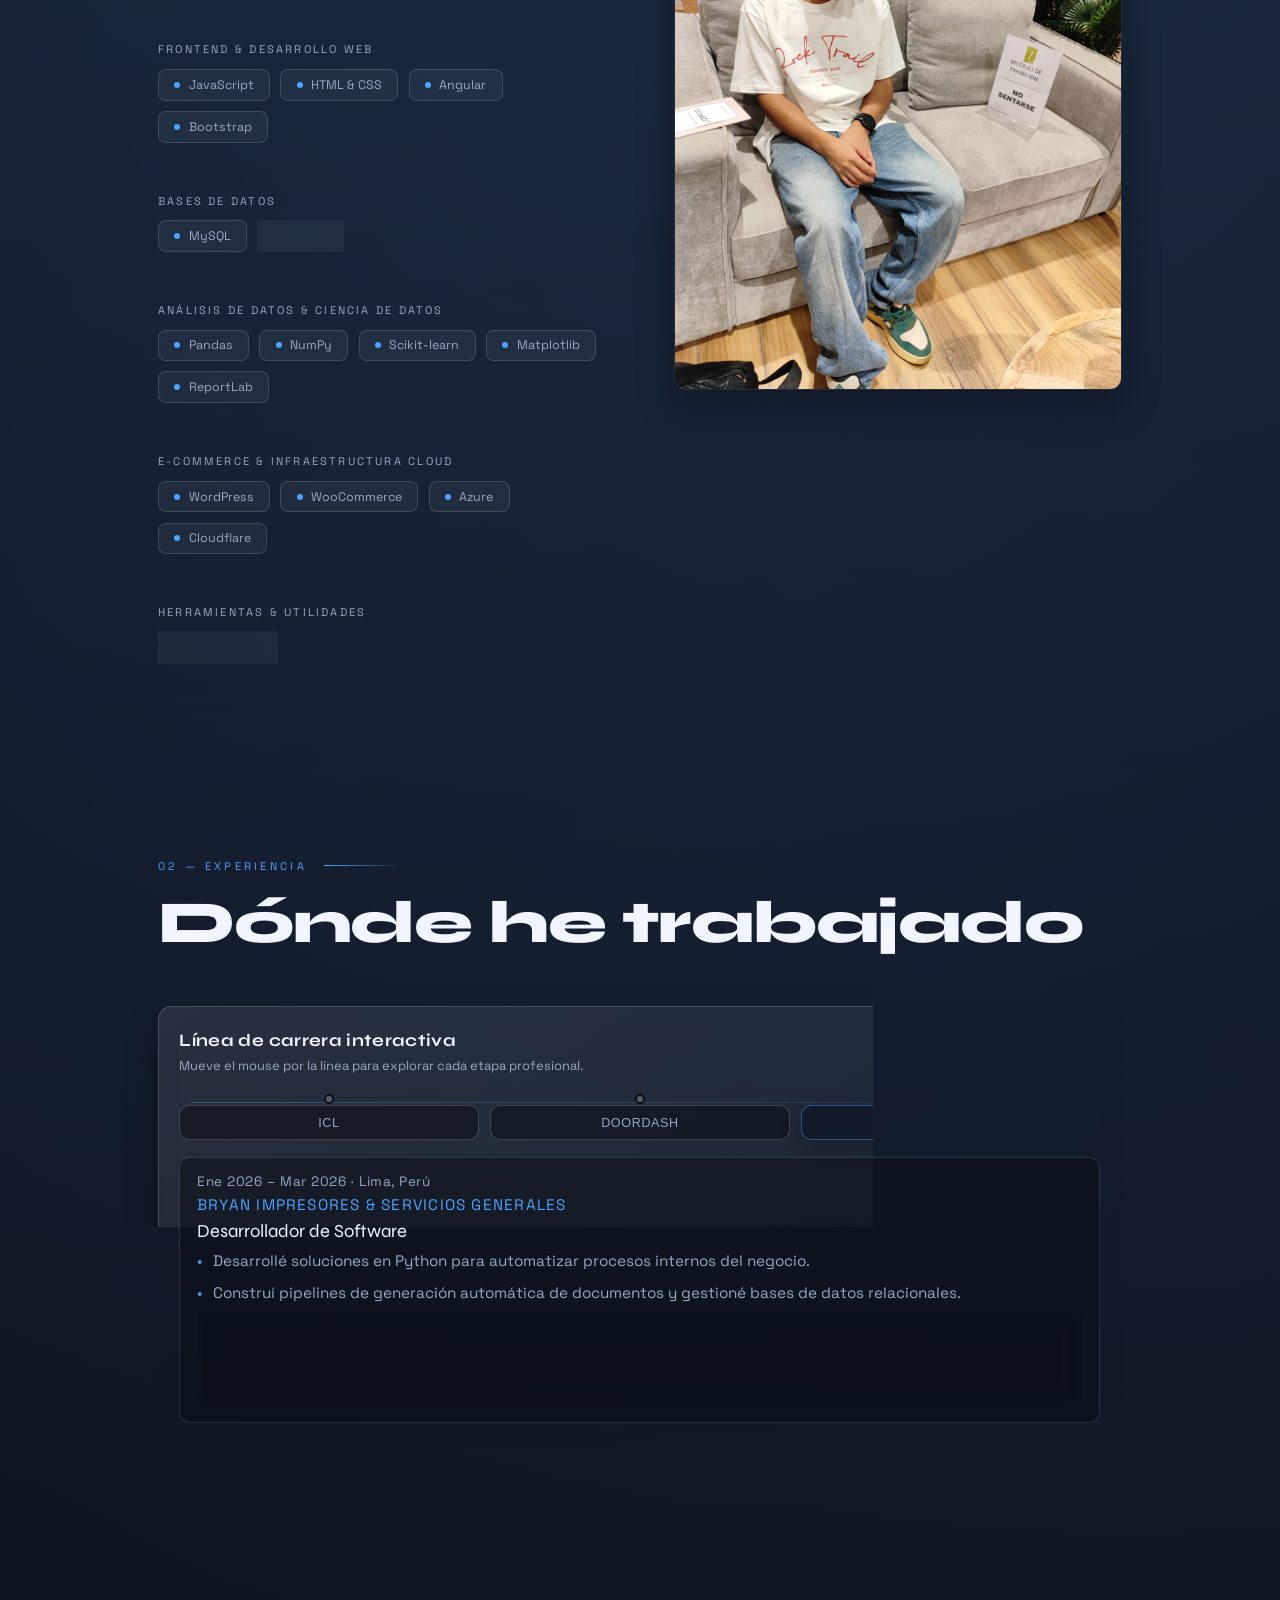
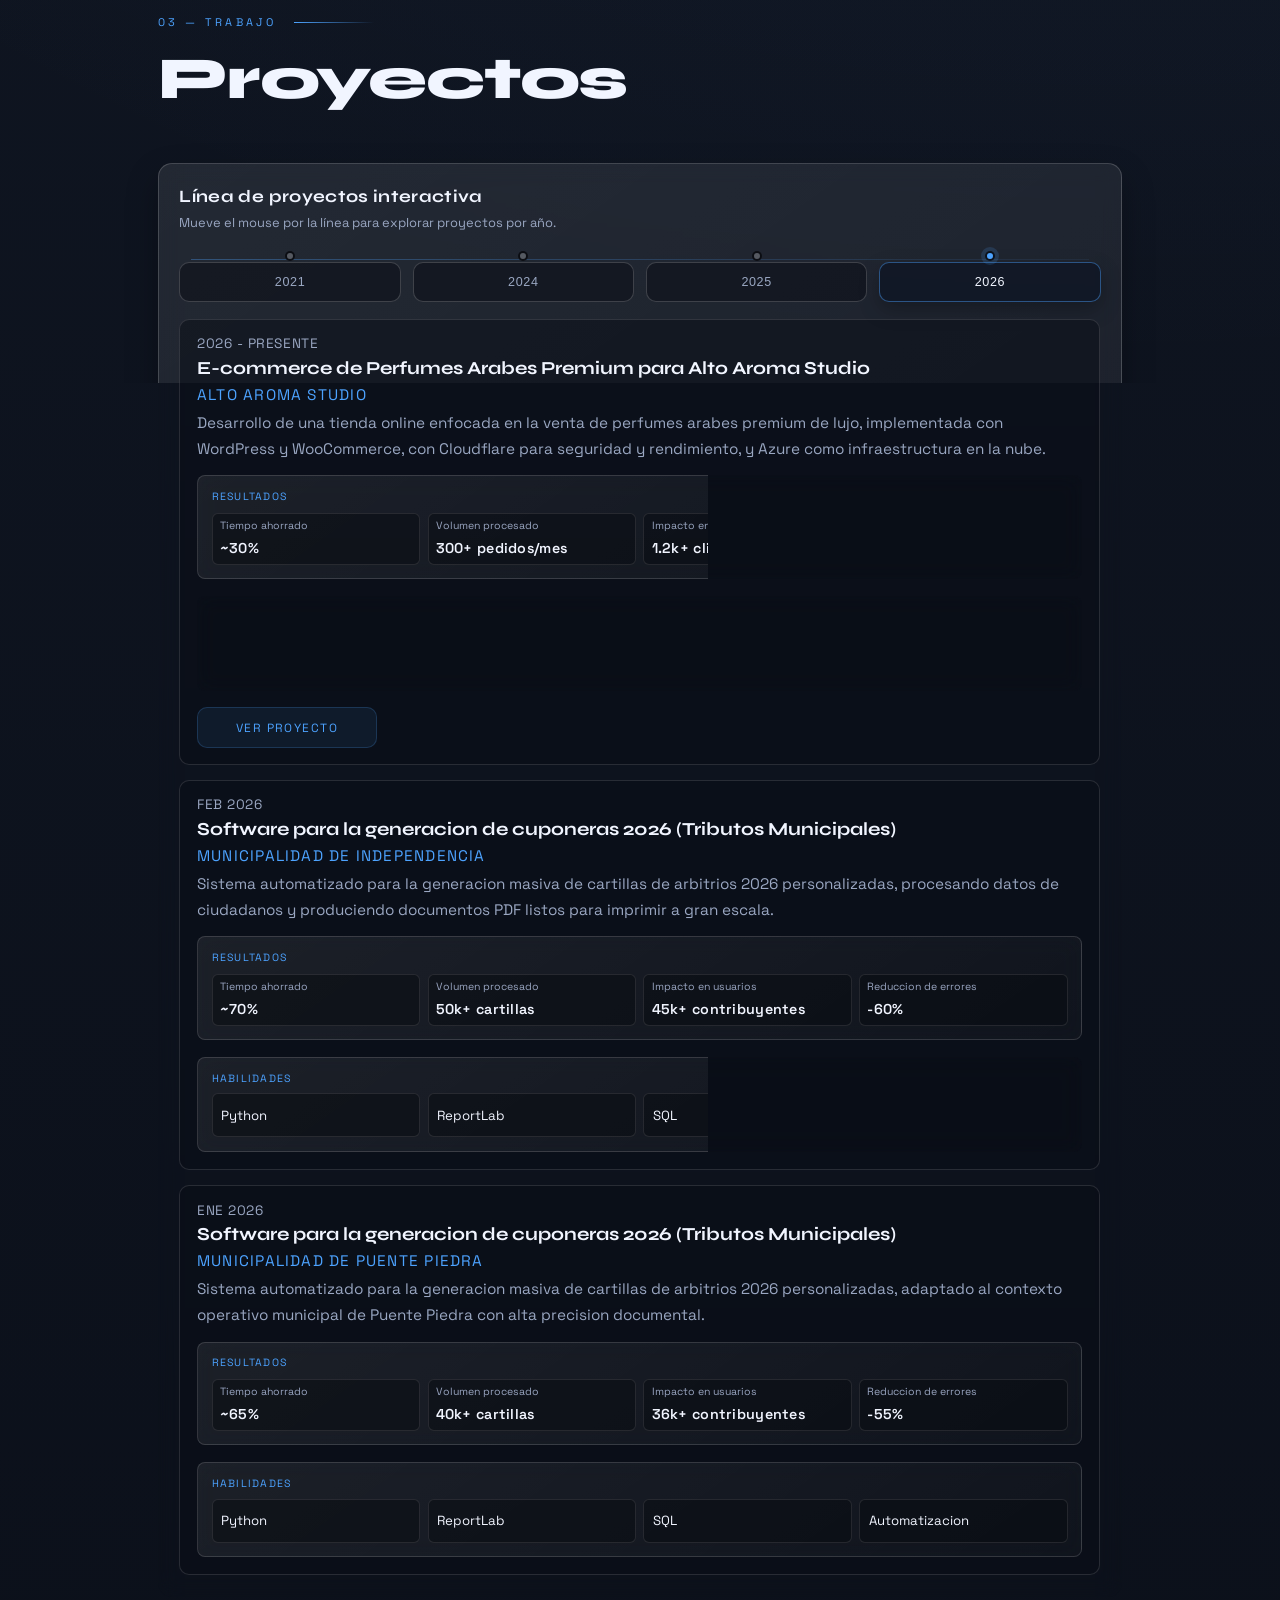
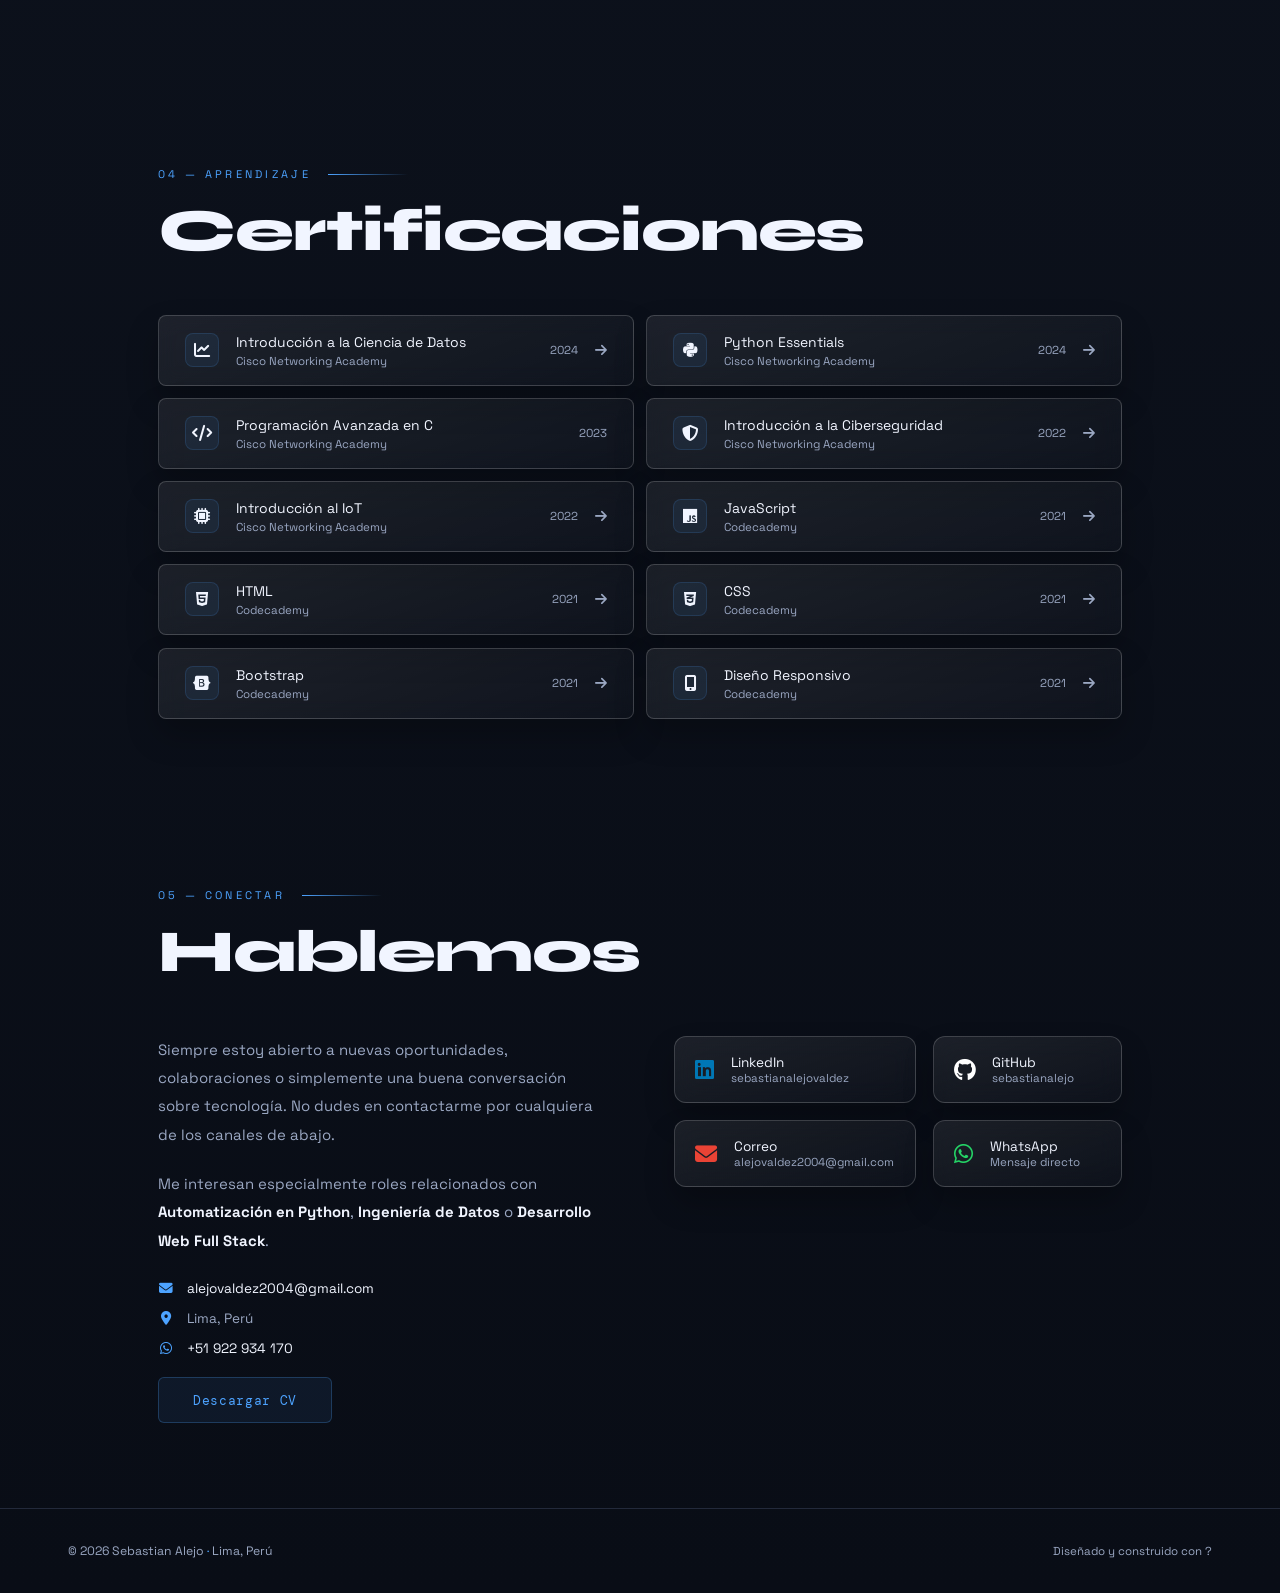
<file: es.html>
﻿<!DOCTYPE html>
<html lang="es">
<head>
  <meta charset="UTF-8" />
  <meta name="viewport" content="width=device-width, initial-scale=1.0" />
  <meta name="description" content="Sebastian Alejo — Estudiante de Ingeniería de Sistemas de Lima, Perú. Python, SQL, Automatización, Desarrollo Web." />
  <link rel="canonical" href="https://sebastianalejo.github.io/es.html" />
  <meta property="og:type" content="website" />
  <meta property="og:locale" content="es_PE" />
  <meta property="og:site_name" content="Sebastian Alejo" />
  <meta property="og:title" content="Sebastian Alejo — Ingeniero de Sistemas" />
  <meta property="og:description" content="Portafolio profesional de Sebastian Alejo: automatización con Python, ingeniería de datos, e-commerce y desarrollo web." />
  <meta property="og:url" content="https://sebastianalejo.github.io/es.html" />
  <meta property="og:image" content="https://sebastianalejo.github.io/imagen-foto-web.jpeg" />
  <meta property="og:image:alt" content="Foto profesional de Sebastian Alejo" />
  <meta name="twitter:card" content="summary_large_image" />
  <meta name="twitter:title" content="Sebastian Alejo — Ingeniero de Sistemas" />
  <meta name="twitter:description" content="Portafolio profesional de Sebastian Alejo: automatización con Python, ingeniería de datos, e-commerce y desarrollo web." />
  <meta name="twitter:image" content="https://sebastianalejo.github.io/imagen-foto-web.jpeg" />
  <title>Sebastian Alejo — Ingeniero de Sistemas</title>
  <link rel="icon" type="image/svg+xml" href="favicon.svg" />
  <link rel="preconnect" href="https://fonts.googleapis.com" />
  <link href="https://fonts.googleapis.com/css2?family=Syne:wght@400;700;800&family=DM+Mono:wght@300;400;500&family=Space+Grotesk:wght@400;500;600;700&display=swap" rel="stylesheet" />
  <link rel="stylesheet" href="https://cdnjs.cloudflare.com/ajax/libs/font-awesome/6.4.0/css/all.min.css" />
  <link rel="stylesheet" href="style.css">
  <script type="application/ld+json">
  {
    "@context": "https://schema.org",
    "@graph": [
      {
        "@type": "Person",
        "@id": "https://sebastianalejo.github.io/#person",
        "name": "Sebastian Alejo",
        "url": "https://sebastianalejo.github.io/es.html",
        "image": "https://sebastianalejo.github.io/imagen-foto-web.jpeg",
        "jobTitle": "Estudiante de Ingeniería de Sistemas",
        "address": {
          "@type": "PostalAddress",
          "addressLocality": "Lima",
          "addressCountry": "PE"
        },
        "email": "mailto:alejovaldez2004@gmail.com",
        "sameAs": [
          "https://www.linkedin.com/in/sebastianalejovaldez",
          "https://github.com/sebastianalejo"
        ],
        "knowsLanguage": ["es", "en", "pt", "it"],
        "knowsAbout": ["Python", "SQL", "Automatización", "E-commerce", "Desarrollo Web"]
      },
      {
        "@type": "CollectionPage",
        "@id": "https://sebastianalejo.github.io/es.html#portfolio",
        "name": "Portafolio profesional de Sebastian Alejo",
        "url": "https://sebastianalejo.github.io/es.html",
        "inLanguage": "es",
        "about": {
          "@id": "https://sebastianalejo.github.io/#person"
        }
      }
    ]
  }
  </script>
</head>
<body>

  <nav id="navbar">
    <a href="index.html" class="nav-logo">SA/</a>
    <ul class="nav-links">
      <li><a href="#about">Sobre mí</a></li>
      <li><a href="#experience">Experiencia</a></li>
      <li><a href="#projects">Proyectos</a></li>
      <li><a href="#certificates">Certificados</a></li>
      <li><a href="#contact">Contacto</a></li>
    </ul>
    <div class="nav-lang-switch" aria-label="Selector de idioma">
      <a href="es.html" class="lang-option active" aria-current="page">ES</a>
      <span>/</span>
      <a href="en.html" class="lang-option">EN</a>
    </div>
  </nav>

  <!-- HERO -->
  <section class="hero">
    <div class="hero-grid"></div>
    <div class="hero-glow"></div>
    <div class="hero-content">
      <div class="hero-tag">
        <div class="status-dot"></div>
        Lima, Perú · Abierto a oportunidades
      </div>
      <h1 class="hero-name">Sebastian<br/><span>Alejo</span></h1>
      <p class="hero-role">Desarrollador Data &amp; Full Stack | Python | SQL | Automatización | Cloud</p>
      <div class="hero-langs">
        <span class="lang-badge"><strong>&#x1F1F5;&#x1F1EA;</strong> Nativo</span>
        <span class="lang-badge"><strong>&#x1F1FA;&#x1F1F8;</strong> Avanzado</span>
        <span class="lang-badge"><strong>&#x1F1E7;&#x1F1F7;</strong> Intermedio</span>
        <span class="lang-badge"><strong>&#x1F1EE;&#x1F1F9;</strong> Básico</span>
      </div>
      <div class="hero-cta">
        <a href="#projects" class="btn btn-primary">Ver Proyectos</a>
        <a href="CV-Sebastian-Alejo-Espanol.pdf" class="btn btn-cv" download>Descargar CV</a>
      </div>
    </div>
  </section>

  <!-- ABOUT -->
  <section id="about">
    <div class="reveal">
      <div class="section-label">01 — Sobre mí</div>
      <h2 class="section-title">Quién soy</h2>
      <div class="about-grid">
        <div class="about-text">
          <p>Estudiante de último año en Ingeniería de Sistemas (UPN, Lima) con sólidos conocimientos en Python, SQL, automatización y e-commerce. He entregado soluciones de software para instituciones públicas y privadas.</p>
          <p>Construí sistemas de automatización para municipalidades, plataformas QR y un e-commerce para Alto Aroma Studio (WordPress, WooCommerce, Cloudflare, Azure). Me destaco en análisis, resolución de problemas y mejora continua.</p>
          <p>Hablo español, inglés, portugués e italiano, permitiéndome colaborar en equipos multiculturales e internacionales.</p>

          <div style="margin-top:2rem; display:flex; flex-direction:column; gap:1.5rem;">
            <div class="skills-block">
              <div class="skills-block-title">Backend & Lenguajes</div>
              <div class="skills-grid">
                <div class="skill-tag"><div class="skill-dot"></div>Python</div>
                <div class="skill-tag"><div class="skill-dot"></div>SQL</div>
                <div class="skill-tag"><div class="skill-dot"></div>Django</div>
                <div class="skill-tag"><div class="skill-dot"></div>Node.js</div>
                <div class="skill-tag"><div class="skill-dot"></div>Java</div>
                <div class="skill-tag"><div class="skill-dot"></div>C#</div>
              </div>
            </div>
            <div class="skills-block">
              <div class="skills-block-title">Frontend & Desarrollo Web</div>
              <div class="skills-grid">
                <div class="skill-tag"><div class="skill-dot"></div>JavaScript</div>
                <div class="skill-tag"><div class="skill-dot"></div>HTML & CSS</div>
                <div class="skill-tag"><div class="skill-dot"></div>Angular</div>
                <div class="skill-tag"><div class="skill-dot"></div>Bootstrap</div>
              </div>
            </div>
            <div class="skills-block">
              <div class="skills-block-title">Bases de Datos</div>
              <div class="skills-grid">
                <div class="skill-tag"><div class="skill-dot"></div>MySQL</div>
                <div class="skill-tag"><div class="skill-dot"></div>SQLite</div>
              </div>
            </div>
            <div class="skills-block">
              <div class="skills-block-title">Análisis de Datos & Ciencia de Datos</div>
              <div class="skills-grid">
                <div class="skill-tag"><div class="skill-dot"></div>Pandas</div>
                <div class="skill-tag"><div class="skill-dot"></div>NumPy</div>
                <div class="skill-tag"><div class="skill-dot"></div>Scikit-learn</div>
                <div class="skill-tag"><div class="skill-dot"></div>Matplotlib</div>
                <div class="skill-tag"><div class="skill-dot"></div>ReportLab</div>
              </div>
            </div>
            <div class="skills-block">
              <div class="skills-block-title">E-commerce & Infraestructura Cloud</div>
              <div class="skills-grid">
                <div class="skill-tag"><div class="skill-dot"></div>WordPress</div>
                <div class="skill-tag"><div class="skill-dot"></div>WooCommerce</div>
                <div class="skill-tag"><div class="skill-dot"></div>Azure</div>
                <div class="skill-tag"><div class="skill-dot"></div>Cloudflare</div>
              </div>
            </div>
            <div class="skills-block">
              <div class="skills-block-title">Herramientas & Utilidades</div>
              <div class="skills-grid">
                <div class="skill-tag"><div class="skill-dot"></div>Git & GitHub</div>
              </div>
            </div>
          </div>
        </div>
        <div class="about-stats">
          <div class="stat-card">
            <div class="stat-number">5to</div>
            <div class="stat-label">Año de Ingeniería</div>
          </div>
          <div class="stat-card">
            <div class="stat-number">3+</div>
            <div class="stat-label">Años de experiencia</div>
          </div>
          <div class="stat-card">
            <div class="stat-number">8+</div>
            <div class="stat-label">Proyectos entregados</div>
          </div>
          <div class="stat-card">
            <div class="stat-number">4</div>
            <div class="stat-label">Idiomas hablados</div>
          </div>
          <div class="about-photo-wrap">
            <img src="imagen-foto-web.jpeg" alt="Foto de Sebastian Alejo" class="about-photo" loading="lazy" />
          </div>
        </div>
      </div>
    </div>
  </section>

  <!-- EXPERIENCE -->
  <section id="experience">
    <div class="reveal">
      <div class="section-label">02 — Experiencia</div>
      <h2 class="section-title">Dónde he trabajado</h2>
      <div class="career-scrubber" data-career-scrubber>
        <div class="career-head">
          <h3 class="career-title">Línea de carrera interactiva</h3>
          <p class="career-subtitle">Mueve el mouse por la línea para explorar cada etapa profesional.</p>
        </div>
        <div class="career-track" data-career-track>
          <button type="button" class="career-stage" data-stage data-date="Jun 2025 – Sep 2025 · Lima, Perú" data-company="Consultoría en Laboratorio S.A.C. (ICL)" data-role="Administrador de Tecnología Educativa y Soporte Digital" data-points="Construí un sistema automatizado para generar certificados académicos personalizados con códigos QR integrados.||Gestioné contenido de plataformas y brindé soporte digital para procesos académicos." data-tools="Python||QR Codes||Generación PDF||Soporte Digital">ICL</button>
          <button type="button" class="career-stage" data-stage data-date="Oct 2025 – Ene 2026 · Lima, Perú" data-company="DoorDash (Teleperformance Perú)" data-role="Atención al Cliente Bilingüe (Inglés - Español)" data-points="Brindé soporte a clientes y repartidores en inglés y español, resolviendo incidencias eficientemente.||Gestioné casos de pedidos, pagos y cuentas mediante herramientas CRM cumpliendo SLAs de calidad y tiempo." data-tools="CRM||Atención Bilingüe||Gestión de Incidencias||SLA">DoorDash</button>
          <button type="button" class="career-stage is-active" data-stage data-date="Ene 2026 – Mar 2026 · Lima, Perú" data-company="Bryan Impresores & Servicios Generales" data-role="Desarrollador de Software" data-points="Desarrollé soluciones en Python para automatizar procesos internos del negocio.||Construí pipelines de generación automática de documentos y gestioné bases de datos relacionales." data-tools="Python||Automatización||SQL||Generación de Documentos">Bryan</button>
        </div>
        <div class="career-detail" data-career-detail>
          <div class="career-detail-date" data-detail-date>Ene 2026 – Mar 2026 · Lima, Perú</div>
          <div class="career-detail-company" data-detail-company>Bryan Impresores & Servicios Generales</div>
          <div class="career-detail-role" data-detail-role>Desarrollador de Software</div>
          <ul class="career-detail-summary" data-detail-summary>
            <li>Desarrollé soluciones en Python para automatizar procesos internos del negocio.</li>
            <li>Construí pipelines de generación automática de documentos y gestioné bases de datos relacionales.</li>
          </ul>
          <div class="project-tags" data-stack-title="Habilidades" data-detail-tools>
            <span class="project-tag">Python</span>
            <span class="project-tag">Automatización</span>
            <span class="project-tag">SQL</span>
            <span class="project-tag">Generación de Documentos</span>
          </div>
        </div>
      </div>
    </div>
  </section>

  <!-- PROJECTS -->
  <section id="projects">
    <div class="reveal">
      <div class="section-label">03 — Trabajo</div>
      <h2 class="section-title">Proyectos</h2>
      <div class="career-scrubber project-scrubber" data-career-scrubber>
        <div class="career-head">
          <h3 class="career-title">Línea de proyectos interactiva</h3>
          <p class="career-subtitle">Mueve el mouse por la línea para explorar proyectos por año.</p>
        </div>
        <div class="career-track" data-career-track>
          <button type="button" class="career-stage" data-stage data-date="2021" data-company="Proyectos 2021" data-role="1 proyecto ejecutado" data-desc="Inicio y evolución continua de presencia digital profesional con enfoque en portafolio técnico bilingüe." data-points="Portafolio Personal: Sitio web personal para mostrar proyectos, habilidades y experiencia profesional. Construido con HTML, CSS y JavaScript.">2021</button>
          <button type="button" class="career-stage" data-stage data-date="2024" data-company="Proyectos 2024" data-role="1 proyecto ejecutado" data-desc="Soluciones de identificación digital para fiscalización en campo con validación rápida y mayor trazabilidad." data-points="Sistema de Identificación QR para Mototaxis: Plataforma de identificación digital para unidades de mototaxi registradas mediante códigos QR, permitiendo verificación rápida por funcionarios municipales en campo.">2024</button>
          <button type="button" class="career-stage" data-stage data-date="2025" data-company="Proyectos 2025" data-role="3 proyectos ejecutados" data-desc="Consolidación de automatizaciones para educación y tributos municipales con mejoras medibles en velocidad, calidad y trazabilidad." data-points="Sistema de Certificación Académica: Sistema integral para generar y emitir certificados académicos personalizados con códigos QR para verificación, reemplazando un proceso completamente manual.||Cuponeras Independencia 2025: Implementación del sistema de automatización de cartillas para Independencia, consolidando el pipeline de generación que luego se optimizó para la edición 2026.||Cuponeras Puente Piedra 2025: Implementación del sistema de automatización de cartillas para Puente Piedra, ajustando el pipeline de generación a sus datos y requerimientos operativos municipales.">2025</button>
          <button type="button" class="career-stage is-active" data-stage data-date="2026" data-company="Proyectos 2026" data-role="3 proyectos ejecutados" data-desc="Implementaciones enfocadas en e-commerce y automatización municipal a gran escala, con despliegues productivos y alto volumen operativo." data-points="Alto Aroma Studio: Desarrollo de una tienda online enfocada en la venta de perfumes árabes premium de lujo, implementada con WordPress y WooCommerce, con Cloudflare para seguridad y rendimiento, y Azure como infraestructura en la nube.||Cuponeras Independencia 2026: Sistema automatizado para la generación masiva de cartillas de arbitrios 2026 personalizadas, procesando datos de ciudadanos y produciendo documentos PDF listos para imprimir a gran escala.||Cuponeras Puente Piedra 2026: Sistema automatizado para la generación masiva de cartillas de arbitrios 2026 personalizadas, adaptado al contexto operativo municipal de Puente Piedra con alta precisión documental.">2026</button>
        </div>
        <div class="career-detail" data-career-detail>
          <div class="career-detail-date" data-detail-date>2026</div>
          <div class="career-detail-company" data-detail-company>Proyectos 2026</div>
          <div class="career-detail-role" data-detail-role>3 proyectos ejecutados</div>
          <div class="project-year-cards" data-project-year-cards></div>
        </div>
      </div>
    </div>
  </section>

  <!-- CERTIFICATES -->
  <section id="certificates">
    <div class="reveal">
      <div class="section-label">04 — Aprendizaje</div>
      <h2 class="section-title">Certificaciones</h2>
      <div class="certs-list">
        <a href="https://www.credly.com/badges/d73851b6-8d9f-47f3-8013-ef76f5bd79b5" target="_blank" class="cert-item">
          <div class="cert-left"><div class="cert-icon"><i class="fas fa-chart-line"></i></div><div><div class="cert-name">Introducción a la Ciencia de Datos</div><div class="cert-source">Cisco Networking Academy</div></div></div>
          <div class="cert-meta"><span class="cert-year">2024</span><span class="cert-arrow"><i class="fas fa-arrow-right"></i></span></div>
        </a>
        <a href="https://www.credly.com/badges/c07433f6-ce94-4910-9039-498a11cc44e9" target="_blank" class="cert-item">
          <div class="cert-left"><div class="cert-icon"><i class="fab fa-python"></i></div><div><div class="cert-name">Python Essentials</div><div class="cert-source">Cisco Networking Academy</div></div></div>
          <div class="cert-meta"><span class="cert-year">2024</span><span class="cert-arrow"><i class="fas fa-arrow-right"></i></span></div>
        </a>
        <div class="cert-item" style="cursor:default;">
          <div class="cert-left"><div class="cert-icon"><i class="fas fa-code"></i></div><div><div class="cert-name">Programación Avanzada en C</div><div class="cert-source">Cisco Networking Academy</div></div></div>
          <div class="cert-meta"><span class="cert-year">2023</span></div>
        </div>
        <a href="https://www.credly.com/badges/d4c3ed6d-5450-4c7a-a942-bfafad04dc27" target="_blank" class="cert-item">
          <div class="cert-left"><div class="cert-icon"><i class="fas fa-shield-halved"></i></div><div><div class="cert-name">Introducción a la Ciberseguridad</div><div class="cert-source">Cisco Networking Academy</div></div></div>
          <div class="cert-meta"><span class="cert-year">2022</span><span class="cert-arrow"><i class="fas fa-arrow-right"></i></span></div>
        </a>
        <a href="https://www.credly.com/badges/3a892a32-4303-44ca-a8dc-91c543e87b01" target="_blank" class="cert-item">
          <div class="cert-left"><div class="cert-icon"><i class="fas fa-microchip"></i></div><div><div class="cert-name">Introducción al IoT</div><div class="cert-source">Cisco Networking Academy</div></div></div>
          <div class="cert-meta"><span class="cert-year">2022</span><span class="cert-arrow"><i class="fas fa-arrow-right"></i></span></div>
        </a>
        <a href="https://www.codecademy.com/profiles/sebastianalejo24/certificates/705dcb15de0da4dd9d9fc4f3274b430e" target="_blank" class="cert-item">
          <div class="cert-left"><div class="cert-icon"><i class="fab fa-js"></i></div><div><div class="cert-name">JavaScript</div><div class="cert-source">Codecademy</div></div></div>
          <div class="cert-meta"><span class="cert-year">2021</span><span class="cert-arrow"><i class="fas fa-arrow-right"></i></span></div>
        </a>
        <a href="https://www.codecademy.com/profiles/sebastianalejo24/certificates/9eb0741e5ebef1f9f58a53bfac67d3a7" target="_blank" class="cert-item">
          <div class="cert-left"><div class="cert-icon"><i class="fab fa-html5"></i></div><div><div class="cert-name">HTML</div><div class="cert-source">Codecademy</div></div></div>
          <div class="cert-meta"><span class="cert-year">2021</span><span class="cert-arrow"><i class="fas fa-arrow-right"></i></span></div>
        </a>
        <a href="https://www.codecademy.com/profiles/sebastianalejo24/certificates/9a5bb1fc45b4281af1fffec93b0aaf05" target="_blank" class="cert-item">
          <div class="cert-left"><div class="cert-icon"><i class="fab fa-css3-alt"></i></div><div><div class="cert-name">CSS</div><div class="cert-source">Codecademy</div></div></div>
          <div class="cert-meta"><span class="cert-year">2021</span><span class="cert-arrow"><i class="fas fa-arrow-right"></i></span></div>
        </a>
        <a href="https://www.codecademy.com/profiles/sebastianalejo24/certificates/0595479d03627a8cb816b069000e4d06" target="_blank" class="cert-item">
          <div class="cert-left"><div class="cert-icon"><i class="fab fa-bootstrap"></i></div><div><div class="cert-name">Bootstrap</div><div class="cert-source">Codecademy</div></div></div>
          <div class="cert-meta"><span class="cert-year">2021</span><span class="cert-arrow"><i class="fas fa-arrow-right"></i></span></div>
        </a>
        <a href="https://www.codecademy.com/profiles/sebastianalejo24/certificates/3a62023b0054dc793edc0adecd715fd7" target="_blank" class="cert-item">
          <div class="cert-left"><div class="cert-icon"><i class="fas fa-mobile-screen-button"></i></div><div><div class="cert-name">Diseño Responsivo</div><div class="cert-source">Codecademy</div></div></div>
          <div class="cert-meta"><span class="cert-year">2021</span><span class="cert-arrow"><i class="fas fa-arrow-right"></i></span></div>
        </a>
      </div>
    </div>
  </section>

  <!-- CONTACT -->
  <section id="contact">
    <div class="reveal">
      <div class="section-label">05 — Conectar</div>
      <h2 class="section-title">Hablemos</h2>
      <div class="contact-wrapper">
        <div class="contact-text">
          <p>Siempre estoy abierto a nuevas oportunidades, colaboraciones o simplemente una buena conversación sobre tecnología. No dudes en contactarme por cualquiera de los canales de abajo.</p>
          <p>Me interesan especialmente roles relacionados con <strong style="color:var(--text)">Automatización en Python</strong>, <strong style="color:var(--text)">Ingeniería de Datos</strong> o <strong style="color:var(--text)">Desarrollo Web Full Stack</strong>.</p>
          <div class="contact-info">
            <div class="contact-row">
              <span class="contact-icon"><i class="fas fa-envelope"></i></span>
              <a href="mailto:alejovaldez2004@gmail.com">alejovaldez2004@gmail.com</a>
            </div>
            <div class="contact-row">
              <span class="contact-icon"><i class="fas fa-map-marker-alt"></i></span>
              <span>Lima, Perú</span>
            </div>
            <div class="contact-row">
              <span class="contact-icon"><i class="fab fa-whatsapp"></i></span>
              <a href="https://api.whatsapp.com/send?phone=51922934170" target="_blank">+51 922 934 170</a>
            </div>
          </div>
          <div class="contact-cta">
            <a href="CV-Sebastian-Alejo-Espanol.pdf" class="btn btn-cv" download>Descargar CV</a>
          </div>
        </div>
        <div class="socials-grid">
          <a href="https://www.linkedin.com/in/sebastianalejovaldez" target="_blank" class="social-card">
            <div class="social-icon"><i class="fab fa-linkedin"></i></div>
            <div><div class="social-name">LinkedIn</div><div class="social-handle">sebastianalejovaldez</div></div>
          </a>
          <a href="https://github.com/sebastianalejo" target="_blank" class="social-card">
            <div class="social-icon"><i class="fab fa-github"></i></div>
            <div><div class="social-name">GitHub</div><div class="social-handle">sebastianalejo</div></div>
          </a>
          <a href="mailto:alejovaldez2004@gmail.com" class="social-card">
            <div class="social-icon"><i class="fas fa-envelope"></i></div>
            <div><div class="social-name">Correo</div><div class="social-handle">alejovaldez2004@gmail.com</div></div>
          </a>
          <a href="https://api.whatsapp.com/send?phone=51922934170" target="_blank" class="social-card">
            <div class="social-icon"><i class="fab fa-whatsapp"></i></div>
            <div><div class="social-name">WhatsApp</div><div class="social-handle">Mensaje directo</div></div>
          </a>
        </div>
      </div>
    </div>
  </section>

  <footer>
    <p>© 2026 Sebastian Alejo <span class="footer-dot">·</span> Lima, Perú</p>
    <p style="font-size:0.68rem; color:var(--muted);">Diseñado y construido con ?</p>
  </footer>

  <script src="script.js"></script>

</body>
</html>
</file>
<file: style.css>
﻿    html, body { max-width: 100%; overflow-x: hidden; }
    :root {
      --bg: #090B10;
      --surface: #121622;
      --border: #232A3B;
      --accent: #4DA3FF;
      --text: #F1F5FF;
      --muted: #9AA7C2;
      --card: #171C2B;
      --glass-bg: linear-gradient(160deg, rgba(255,255,255,0.08), rgba(255,255,255,0.02));
      --glass-border: rgba(255,255,255,0.18);
      --deep-shadow: 0 24px 60px rgba(0,0,0,0.42);
      --hero-progress: 0;
    }

    *, *::before, *::after { box-sizing: border-box; margin: 0; padding: 0; }
    html { scroll-behavior: smooth; font-size: 17px; }
    body {
      background:
        radial-gradient(circle at 12% 12%, rgba(77,163,255,0.12), transparent 40%),
        radial-gradient(circle at 88% 20%, rgba(102,160,255,0.12), transparent 44%),
        linear-gradient(180deg, #090B10 0%, #0F1521 45%, #090D16 100%);
      color: var(--text);
      font-family: 'Space Grotesk', sans-serif;
      overflow-x: hidden;
      cursor: auto;
    }

    .cursor {
      width: 12px; height: 12px;
      background: var(--accent); border-radius: 50%;
      position: fixed; pointer-events: none; z-index: 9999;
      transform: translate(-50%, -50%);
      transition: transform 0.1s;
      mix-blend-mode: difference;
    }
    .cursor-ring {
      width: 36px; height: 36px;
      border: 1.5px solid var(--accent); border-radius: 50%;
      position: fixed; pointer-events: none; z-index: 9998;
      transform: translate(-50%, -50%); opacity: 0.5;
    }

    body::before {
      content: ''; position: fixed; inset: 0;
      background-image: url("data:image/svg+xml,%3Csvg viewBox='0 0 256 256' xmlns='http://www.w3.org/2000/svg'%3E%3Cfilter id='noise'%3E%3CfeTurbulence type='fractalNoise' baseFrequency='0.9' numOctaves='4' stitchTiles='stitch'/%3E%3C/filter%3E%3Crect width='100%25' height='100%25' filter='url(%23noise)' opacity='0.03'/%3E%3C/svg%3E");
      pointer-events: none; z-index: 1; opacity: 0.4;
    }
    body::after {
      content: '';
      position: fixed;
      inset: -18% -10%;
      background:
        radial-gradient(closest-side, rgba(77,163,255,0.16), transparent 74%) 16% 24%/42% 42% no-repeat,
        radial-gradient(closest-side, rgba(90,140,255,0.18), transparent 76%) 84% 28%/38% 38% no-repeat,
        radial-gradient(closest-side, rgba(77,163,255,0.08), transparent 78%) 50% 82%/46% 46% no-repeat;
      z-index: 0;
      pointer-events: none;
      filter: blur(38px);
      animation: auroraFloat 24s ease-in-out infinite alternate;
      opacity: 0.8;
    }

    nav {
      position: fixed; top: 0; left: 0; right: 0; z-index: 100;
      display: flex; align-items: center; justify-content: space-between;
      padding: 1.5rem 4rem;
      border-bottom: 1px solid transparent;
      transition: border-color 0.3s, background 0.3s;
    }
    nav.scrolled {
      background: rgba(8,10,16,0.66);
      backdrop-filter: blur(16px) saturate(130%);
      border-color: rgba(255,255,255,0.14);
      box-shadow: 0 12px 34px rgba(0,0,0,0.28);
    }
    .nav-logo {
      font-family: 'Syne', sans-serif; font-weight: 800; font-size: 1.1rem;
      letter-spacing: -0.02em; color: var(--accent); text-decoration: none;
    }
    .nav-links { display: flex; gap: 2.5rem; list-style: none; }
    .nav-links a {
      color: var(--muted); text-decoration: none;
      font-size: 0.75rem; letter-spacing: 0.12em; text-transform: uppercase;
      transition: color 0.2s;
    }
    .nav-links a:hover { color: var(--accent); }
    .nav-lang-switch {
      display: inline-flex;
      align-items: center;
      gap: 0.28rem;
      padding: 0.24rem;
      border: 1px solid rgba(255,255,255,0.16);
      border-radius: 999px;
      background: linear-gradient(150deg, rgba(255,255,255,0.12), rgba(255,255,255,0.03));
      backdrop-filter: blur(10px) saturate(120%);
      box-shadow: 0 8px 24px rgba(0,0,0,0.25);
    }
    .nav-lang-switch > span {
      color: rgba(154,167,194,0.9);
      font-size: 0.72rem;
      letter-spacing: 0.08em;
      user-select: none;
    }
    .lang-option {
      display: inline-flex;
      align-items: center;
      justify-content: center;
      min-width: 2.1rem;
      height: 1.85rem;
      padding: 0 0.6rem;
      border-radius: 999px;
      color: var(--muted);
      text-decoration: none;
      font-size: 0.68rem;
      font-weight: 700;
      letter-spacing: 0.12em;
      text-transform: uppercase;
      transition: color 0.2s, background 0.2s, transform 0.2s, box-shadow 0.2s;
    }
    .lang-option:hover {
      color: #dbe9ff;
      background: rgba(77,163,255,0.14);
      transform: translateY(-1px);
    }
    .lang-option.active {
      color: #07111f;
      background: linear-gradient(135deg, #72B9FF, #4DA3FF);
      box-shadow: 0 8px 18px rgba(77,163,255,0.34);
    }
    .lang-option.active:hover {
      transform: none;
      color: #07111f;
      background: linear-gradient(135deg, #72B9FF, #4DA3FF);
    }

    .hero {
      height: auto;
      min-height: 100vh;
      min-height: 100svh;
      min-height: 100dvh;
      display: grid; place-items: center;
      position: relative; padding: 7.2rem 4rem 3.2rem; overflow: hidden;
    }
    .hero-grid {
      position: absolute; inset: 0;
      background-image: linear-gradient(var(--border) 1px, transparent 1px), linear-gradient(90deg, var(--border) 1px, transparent 1px);
      background-size: 80px 80px; opacity: calc(0.32 - var(--hero-progress) * 0.14);
      mask-image: radial-gradient(ellipse 80% 80% at 50% 50%, black, transparent);
      transition: opacity 0.12s linear;
    }
    .hero-glow {
      position: absolute; width: 600px; height: 600px;
      background: radial-gradient(circle, rgba(77,163,255,0.06) 0%, transparent 70%);
      border-radius: 50%; top: 50%; left: 50%; transform: translate(-50%, calc(-50% + (var(--hero-progress) * -16px))) scale(calc(1 - var(--hero-progress) * 0.16));
      opacity: calc(1 - var(--hero-progress) * 0.5);
      pointer-events: none;
      transition: transform 0.12s linear, opacity 0.12s linear;
    }
    .hero-content {
      position: relative;
      text-align: center;
      max-width: 900px;
      padding: 2.1rem 2.2rem;
      border: 1px solid var(--glass-border);
      border-radius: 22px;
      background: linear-gradient(155deg, rgba(22,28,40,0.52), rgba(15,18,26,0.2));
      backdrop-filter: blur(16px) saturate(118%);
      box-shadow: var(--deep-shadow);
      transform: translate3d(0, calc(var(--hero-progress) * -22px), 0) scale(calc(1 - var(--hero-progress) * 0.08));
      opacity: calc(1 - var(--hero-progress) * 0.58);
      filter: blur(calc(var(--hero-progress) * 2.6px));
      transform-origin: center top;
      will-change: transform, opacity, filter;
      transition: transform 0.12s linear, opacity 0.12s linear, filter 0.12s linear;
    }
    .hero-tag {
      display: inline-flex; align-items: center; gap: 0.5rem;
      font-size: 0.7rem; letter-spacing: 0.2em; text-transform: uppercase;
      color: var(--accent); border: 1px solid rgba(77,163,255,0.3);
      padding: 0.4rem 1rem; border-radius: 999px; margin-bottom: 2rem;
      opacity: 0; animation: fadeUp 0.6s 0.2s forwards;
    }
    .status-dot { width: 7px; height: 7px; background: #6CB6FF; border-radius: 50%; animation: pulse 2s infinite; }
    .hero-name {
      font-family: 'Syne', sans-serif;
      font-size: clamp(3rem, 6vw, 5.75rem);
      font-weight: 800; line-height: 0.98; letter-spacing: -0.03em;
      margin-bottom: 1rem; opacity: 0; animation: fadeUp 0.6s 0.4s forwards;
      text-shadow: 0 14px 34px rgba(0,0,0,0.36);
    }
    .hero-name span {
      color: inherit;
      -webkit-text-stroke: 0;
      text-shadow: inherit;
      font: inherit;
      letter-spacing: inherit;
    }
    .hero-role {
      font-size: 0.85rem; color: var(--accent); letter-spacing: 0.15em;
      text-transform: uppercase; margin-bottom: 1.5rem;
      opacity: 0; animation: fadeUp 0.6s 0.5s forwards;
    }
    .hero-desc {
      font-size: 0.88rem; color: var(--muted); line-height: 1.8;
      max-width: 580px; margin: 0 auto 1.5rem;
      opacity: 0; animation: fadeUp 0.6s 0.6s forwards;
    }
    .hero-langs {
      display: flex; justify-content: center; gap: 0.75rem; flex-wrap: wrap;
      margin-bottom: 2.5rem; opacity: 0; animation: fadeUp 0.6s 0.7s forwards;
    }
    .lang-badge {
      font-size: 0.68rem; padding: 0.3rem 0.8rem;
      background: rgba(255,255,255,0.08); border: 1px solid rgba(255,255,255,0.2);
      border-radius: 999px; color: var(--muted);
      backdrop-filter: blur(8px);
    }
    .lang-badge strong {
      color: var(--accent);
      font-family: "Segoe UI Emoji", "Apple Color Emoji", "Noto Color Emoji", sans-serif;
    }
    .hero-cta {
      display: flex; gap: 1rem; justify-content: center; flex-wrap: wrap;
      opacity: 0; animation: fadeUp 0.6s 0.8s forwards;
    }
    .btn {
      display: inline-flex; align-items: center; gap: 0.5rem;
      padding: 0.8rem 2rem; border-radius: 6px;
      font-family: 'DM Mono', monospace; font-size: 0.78rem;
      letter-spacing: 0.05em; text-decoration: none; transition: all 0.2s; cursor: pointer;
    }
    .btn-primary { background: var(--accent); color: #0a0a0f; font-weight: 500; }
    .btn-primary:hover { background: #6CB6FF; transform: translateY(-2px); box-shadow: 0 8px 24px rgba(77,163,255,0.2); }
    .btn-secondary { border: 1px solid var(--border); color: var(--muted); }
    .btn-secondary:hover { border-color: var(--accent); color: var(--accent); transform: translateY(-2px); }
    .btn-cv { border: 1px solid rgba(77,163,255,0.25); color: var(--accent); background: rgba(77,163,255,0.08); }
    .btn-cv:hover { border-color: var(--accent); color: #0a0a0f; background: var(--accent); transform: translateY(-2px); }

    .scroll-hint {
      position: absolute; bottom: 2.5rem; left: 50%; transform: translateX(-50%);
      display: flex; flex-direction: column; align-items: center; gap: 0.5rem;
      opacity: 0; animation: fadeUp 0.6s 1.2s forwards;
    }
    .scroll-hint span { font-size: 0.65rem; letter-spacing: 0.2em; text-transform: uppercase; color: var(--muted); }
    .scroll-line { width: 1px; height: 50px; background: linear-gradient(to bottom, var(--accent), transparent); animation: scrollPulse 1.5s ease-in-out infinite; }

    section { padding: 5rem 4rem; max-width: 1100px; margin: 0 auto; }
    .section-label {
      font-size: 0.65rem; letter-spacing: 0.3em; text-transform: uppercase;
      color: var(--accent); margin-bottom: 1rem;
      display: flex; align-items: center; gap: 1rem;
    }
    .section-label::after { content: ''; flex: 1; height: 1px; background: linear-gradient(to right, var(--accent), transparent); max-width: 80px; }
    .section-title {
      font-family: 'Syne', sans-serif;
      font-size: clamp(2rem, 5vw, 3.5rem);
      font-weight: 800; line-height: 1.1; letter-spacing: -0.02em; margin-bottom: 3rem;
    }

    .about-grid { display: grid; grid-template-columns: 1fr 1fr; gap: 4rem; align-items: start; }
    .about-photo-wrap { margin-bottom: 1.4rem; }
    .about-photo {
      width: min(100%, 420px);
      height: auto;
      border-radius: 12px;
      border: 1px solid var(--border);
      box-shadow: 0 16px 38px rgba(0,0,0,0.3);
      display: block;
      object-fit: cover;
    }
    .about-text p { color: var(--muted); line-height: 1.9; font-size: 0.88rem; margin-bottom: 1.2rem; }
    .about-text p strong { color: var(--text); font-weight: 500; }
    .about-stats { display: grid; grid-template-columns: 1fr 1fr; gap: 1rem; }
    .about-stats .about-photo-wrap { grid-column: 1 / -1; margin-bottom: 0.2rem; }
    .about-stats .about-photo { width: 100%; max-width: 100%; }
    .stat-card { background: var(--card); border: 1px solid var(--border); border-radius: 10px; padding: 1.5rem; transition: border-color 0.2s, transform 0.2s; }
    .stat-card {
      background: var(--glass-bg);
      border: 1px solid var(--glass-border);
      border-radius: 14px;
      box-shadow: 0 18px 42px rgba(0,0,0,0.3);
      backdrop-filter: blur(12px);
      transition: border-color 0.25s, transform 0.25s, box-shadow 0.25s;
    }
    .stat-card:hover { border-color: rgba(77,163,255,0.38); transform: translateY(-5px); box-shadow: 0 22px 52px rgba(0,0,0,0.4); }
    .stat-number { font-family: 'Syne', sans-serif; font-size: 2.2rem; font-weight: 800; color: var(--accent); line-height: 1; margin-bottom: 0.4rem; }
    .stat-label { font-size: 0.72rem; color: var(--muted); }

    .skills-block { margin-bottom: 1.5rem; }
    .skills-block-title { font-size: 0.65rem; letter-spacing: 0.2em; text-transform: uppercase; color: var(--muted); margin-bottom: 0.75rem; }
    .skills-grid { display: flex; flex-wrap: wrap; gap: 0.6rem; }
    .skill-tag {
      display: flex; align-items: center; gap: 0.5rem;
      padding: 0.4rem 0.9rem; background: rgba(255,255,255,0.05);
      border: 1px solid rgba(255,255,255,0.14); border-radius: 8px;
      backdrop-filter: blur(8px);
      font-size: 0.73rem; color: var(--muted); transition: all 0.2s;
    }
    .skill-tag:hover { border-color: var(--accent); color: var(--accent); }
    .skill-dot { width: 6px; height: 6px; background: var(--accent); border-radius: 50%; flex-shrink: 0; }

    .timeline { display: flex; flex-direction: column; }
    .timeline-item { display: grid; grid-template-columns: 180px 1fr; gap: 2rem; }
    .timeline-left { text-align: right; padding-top: 0.25rem; }
    .timeline-date { font-size: 0.82rem; color: var(--text); letter-spacing: 0.04em; line-height: 1.55; font-weight: 600; }
    .timeline-loc { font-size: 0.76rem; color: var(--muted); opacity: 0.92; margin-top: 0.35rem; }
    .timeline-right { padding-left: 2rem; border-left: 1px solid var(--border); padding-bottom: 3rem; position: relative; }
    .timeline-right::before {
      content: ''; position: absolute; left: -5px; top: 6px;
      width: 9px; height: 9px; background: var(--accent); border-radius: 50%; border: 2px solid var(--bg);
    }
    .timeline-item:last-child .timeline-right { padding-bottom: 0; }
    .timeline-company { font-size: 0.78rem; color: var(--accent); letter-spacing: 0.09em; text-transform: uppercase; margin-bottom: 0.35rem; }
    .timeline-role { font-family: 'Syne', sans-serif; font-size: 1.22rem; font-weight: 700; margin-bottom: 0.9rem; }
    .timeline-bullets { list-style: none; }
    .timeline-bullets li { font-size: 0.9rem; color: var(--text); line-height: 1.78; padding-left: 1rem; position: relative; margin-bottom: 0.38rem; }
    .timeline-bullets li::before { content: '•'; position: absolute; left: 0; color: var(--accent); font-size: 0.9rem; }

    .career-scrubber {
      margin-top: 2.8rem;
      padding: 1.3rem 1.2rem 1.25rem;
      border-radius: 14px;
      border: 1px solid var(--glass-border);
      background: linear-gradient(145deg, rgba(255,255,255,0.09), rgba(255,255,255,0.03));
      backdrop-filter: blur(10px);
      box-shadow: 0 14px 32px rgba(0,0,0,0.28);
    }
    .career-head { margin-bottom: 1rem; }
    .career-title {
      font-family: 'Syne', sans-serif;
      font-size: 1.02rem;
      letter-spacing: 0.02em;
      margin-bottom: 0.35rem;
    }
    .career-subtitle {
      font-size: 0.76rem;
      color: var(--muted);
      line-height: 1.55;
    }
    .career-track {
      position: relative;
      display: grid;
      grid-template-columns: repeat(3, minmax(0, 1fr));
      gap: 0.7rem;
      padding-top: 0.7rem;
      margin-bottom: 1rem;
    }
    .career-track::before {
      content: '';
      position: absolute;
      top: 0.52rem;
      left: 0.7rem;
      right: 0.7rem;
      height: 1px;
      background: linear-gradient(to right, rgba(77,163,255,0.35), rgba(77,163,255,0.08));
      pointer-events: none;
    }
    .career-stage {
      position: relative;
      border: 1px solid rgba(255,255,255,0.18);
      background: rgba(13,17,25,0.58);
      color: var(--muted);
      border-radius: 10px;
      padding: 0.58rem 0.55rem 0.5rem;
      font-size: 0.74rem;
      letter-spacing: 0.05em;
      text-transform: uppercase;
      cursor: pointer;
      transition: all 0.2s ease;
    }
    .career-stage::before {
      content: '';
      position: absolute;
      top: -0.7rem;
      left: 50%;
      width: 10px;
      height: 10px;
      border-radius: 50%;
      transform: translateX(-50%);
      background: rgba(255,255,255,0.24);
      border: 2px solid rgba(9,11,16,0.95);
      transition: all 0.2s ease;
    }
    .career-stage:hover,
    .career-stage:focus-visible,
    .career-stage.is-active {
      color: var(--text);
      border-color: rgba(77,163,255,0.44);
      background: rgba(17,24,38,0.86);
      box-shadow: 0 8px 20px rgba(0,0,0,0.26);
      outline: none;
    }
    .career-stage:hover::before,
    .career-stage:focus-visible::before,
    .career-stage.is-active::before {
      background: var(--accent);
      box-shadow: 0 0 0 4px rgba(77,163,255,0.16);
    }
    .career-detail {
      border: 1px solid rgba(255,255,255,0.12);
      border-radius: 10px;
      background: rgba(10,14,22,0.48);
      padding: 0.9rem 1rem;
      transition: opacity 0.22s ease, transform 0.22s ease, border-color 0.22s ease;
      will-change: opacity, transform;
    }
    .career-detail.is-switching {
      opacity: 0.42;
      transform: translateY(5px);
    }
    .career-detail-date {
      font-size: 0.8rem;
      color: var(--muted);
      letter-spacing: 0.04em;
      margin-bottom: 0.28rem;
    }
    .career-detail-company {
      font-size: 0.9rem;
      color: var(--accent);
      text-transform: uppercase;
      letter-spacing: 0.08em;
      margin-bottom: 0.35rem;
    }
    .career-detail-role {
      font-family: 'Syne', sans-serif;
      font-size: 1.08rem;
      margin-bottom: 0.35rem;
    }
    .career-detail-summary {
      list-style: none;
      margin: 0;
      padding: 0;
      display: grid;
      gap: 0.35rem;
    }
    .career-detail-summary li {
      position: relative;
      padding-left: 0.95rem;
      font-size: 0.9rem;
      line-height: 1.72;
      color: var(--muted);
    }
    .career-detail-summary li::before {
      content: '•';
      position: absolute;
      left: 0;
      color: var(--accent);
    }

    .project-scrubber { margin-top: 2rem; }
    .project-scrubber .career-track {
      grid-template-columns: repeat(4, minmax(0, 1fr));
      gap: 0.7rem;
      padding-top: 0.7rem;
      overflow-x: visible;
      margin-bottom: 1rem;
      border: 0;
      border-radius: 0;
      background: transparent;
      scrollbar-width: auto;
    }
    .project-scrubber .career-track::before {
      display: block;
      content: '';
      position: absolute;
      top: 0.52rem;
      left: 0.7rem;
      right: 0.7rem;
      height: 1px;
      background: linear-gradient(to right, rgba(77,163,255,0.35), rgba(77,163,255,0.08));
      pointer-events: none;
    }
    .project-scrubber .career-stage {
      min-height: 40px;
      font-size: 0.74rem;
      letter-spacing: 0.05em;
      text-transform: uppercase;
      text-align: center;
    }
    .project-scrubber .career-detail {
      border: 0;
      background: transparent;
      padding: 0;
      border-radius: 0;
    }
    .project-scrubber [data-detail-date],
    .project-scrubber [data-detail-company],
    .project-scrubber [data-detail-role] {
      display: none;
    }
    .project-year-cards {
      margin-top: 0;
      display: grid;
      grid-template-columns: 1fr;
      gap: 0.9rem;
    }
    .project-year-card {
      border: 1px solid rgba(255,255,255,0.12);
      border-radius: 10px;
      background: rgba(10,14,22,0.48);
      padding: 0.9rem 1rem;
      box-shadow: none;
      backdrop-filter: none;
      opacity: 0;
      transform: translateY(10px);
      transition: opacity 0.32s ease, transform 0.32s ease;
    }
    .project-year-card.is-in {
      opacity: 1;
      transform: translateY(0);
    }
    .project-year-card .project-year {
      font-size: 0.8rem;
      color: var(--muted);
      letter-spacing: 0.04em;
      margin-bottom: 0.28rem;
    }
    .project-year-card .project-title {
      font-family: 'Syne', sans-serif;
      font-size: 1.08rem;
      margin-bottom: 0.35rem;
    }
    .project-year-card .project-client {
      font-size: 0.9rem;
      color: var(--accent);
      text-transform: uppercase;
      letter-spacing: 0.08em;
      margin-bottom: 0.35rem;
    }
    .project-year-card .project-desc {
      font-size: 0.9rem;
      line-height: 1.72;
      color: var(--muted);
      margin-bottom: 0.75rem;
    }
    .project-year-card .project-link-btn {
      align-self: center;
      margin: 0.85rem 0 0;
      min-width: 180px;
      padding: 0.72rem 1.05rem;
      font-size: 0.7rem;
      letter-spacing: 0.12em;
    }
    .project-detail-desc {
      font-size: 0.81rem;
      line-height: 1.7;
      color: var(--muted);
      margin: 0.2rem 0 0.9rem;
    }
    .project-detail-results { margin-bottom: 0.85rem; }
    .project-scrubber [data-detail-tools] { margin-bottom: 0.8rem; }
    .project-scrubber [data-detail-link] {
      margin-top: 0;
      margin-bottom: 0.85rem;
      align-self: flex-start;
      min-width: 160px;
      padding: 0.62rem 1rem;
      font-size: 0.68rem;
    }

    .projects-grid { display: grid; grid-template-columns: repeat(auto-fill, minmax(320px, 1fr)); gap: 1.5rem; }
    .project-card {
      background: var(--glass-bg); border: 1px solid var(--glass-border); border-radius: 16px;
      padding: 2rem; position: relative; overflow: hidden;
      transition: border-color 0.22s, transform 0.22s, box-shadow 0.22s; display: flex; flex-direction: column;
      backdrop-filter: blur(14px) saturate(118%);
      box-shadow: 0 18px 45px rgba(0,0,0,0.32);
    }
    .project-card::before {
      content: ''; position: absolute; top: 0; left: 0; right: 0; height: 2px;
      background: linear-gradient(to right, var(--accent), transparent); opacity: 0; transition: opacity 0.2s;
    }
    .project-card:hover { border-color: rgba(77,163,255,0.36); transform: translateY(-7px); box-shadow: 0 28px 62px rgba(0,0,0,0.46); }
    .project-card:hover::before { opacity: 1; }
    .project-year { font-size: 0.65rem; color: var(--accent); letter-spacing: 0.15em; text-transform: uppercase; margin-bottom: 0.75rem; }
    .project-title { font-family: 'Syne', sans-serif; font-size: 1.05rem; font-weight: 700; margin-bottom: 0.5rem; }
    .project-client { font-size: 0.72rem; color: var(--muted); margin-bottom: 0.75rem; }
    .project-desc { font-size: 0.8rem; color: var(--muted); line-height: 1.7; flex: 1; margin-bottom: 1.2rem; }
    .project-results {
      margin-bottom: 1rem;
      padding: 0.8rem;
      border: 1px solid rgba(255,255,255,0.14);
      background: linear-gradient(145deg, rgba(255,255,255,0.08), rgba(255,255,255,0.03));
      border-radius: 8px;
      backdrop-filter: blur(10px);
    }
    .results-title {
      font-size: 0.62rem;
      letter-spacing: 0.12em;
      text-transform: uppercase;
      color: var(--accent);
      margin-bottom: 0.6rem;
    }
    .results-grid {
      display: grid;
      grid-template-columns: repeat(4, minmax(0, 1fr));
      gap: 0.45rem;
    }
    .result-item {
      background: rgba(8,10,16,0.5);
      border: 1px solid rgba(255,255,255,0.1);
      border-radius: 6px;
      padding: 0.34rem 0.42rem;
      min-height: 42px;
    }
    .result-label {
      display: block;
      font-size: 0.62rem;
      line-height: 1.2;
      color: var(--muted);
      margin-bottom: 0.2rem;
    }
    .result-value {
      font-size: 0.84rem;
      font-weight: 600;
      color: var(--text);
      letter-spacing: 0.02em;
    }
    .project-link-btn {
      display: inline-flex;
      align-items: center;
      justify-content: center;
      align-self: center;
      margin: 1rem 0 0;
      padding: 0.78rem 1.4rem;
      min-width: 190px;
      font-size: 0.74rem;
      letter-spacing: 0.14em;
      text-transform: uppercase;
      text-decoration: none;
      color: var(--accent);
      background: rgba(77,163,255,0.08);
      border: 1px solid rgba(77,163,255,0.2);
      border-radius: 10px;
      transition: all 0.2s;
    }
    .project-link-btn:hover {
      color: #0a0a0f;
      background: var(--accent);
      border-color: var(--accent);
      transform: translateY(-2px);
      box-shadow: 0 8px 18px rgba(77,163,255,0.22);
    }
    .project-tags {
      margin-top: 0.25rem;
      margin-bottom: 0.1rem;
      padding: 0.8rem;
      border: 1px solid rgba(255,255,255,0.14);
      background: linear-gradient(145deg, rgba(255,255,255,0.08), rgba(255,255,255,0.03));
      border-radius: 8px;
      backdrop-filter: blur(10px);
      display: grid;
      grid-template-columns: repeat(4, minmax(0, 1fr));
      gap: 0.45rem;
    }
    .project-tags::before {
      content: attr(data-stack-title);
      grid-column: 1 / -1;
      font-size: 0.62rem;
      letter-spacing: 0.12em;
      text-transform: uppercase;
      color: var(--accent);
      margin-bottom: 0.05rem;
    }
    .project-tag {
      display: flex;
      align-items: center;
      justify-content: flex-start;
      min-height: 44px;
      padding: 0.42rem 0.5rem;
      font-size: 0.78rem;
      line-height: 1.3;
      color: var(--text);
      background: rgba(8,10,16,0.5);
      border: 1px solid rgba(255,255,255,0.1);
      border-radius: 6px;
      transition: border-color 0.2s ease, transform 0.2s ease;
    }
    .project-tag:hover {
      border-color: rgba(77,163,255,0.36);
      transform: translateY(-1px);
    }

    .certs-list {
      display: grid;
      grid-template-columns: repeat(2, minmax(0, 1fr));
      gap: 0.75rem;
    }
    .cert-item {
      display: flex; align-items: center; justify-content: space-between;
      padding: 1rem 1.5rem; background: var(--glass-bg); border: 1px solid var(--glass-border);
      border-radius: 8px; text-decoration: none; color: var(--text); transition: all 0.2s; gap: 1rem;
      backdrop-filter: blur(10px);
      box-shadow: 0 16px 32px rgba(0,0,0,0.24);
    }
    .cert-item:hover { border-color: rgba(77,163,255,0.34); transform: translateX(6px); box-shadow: 0 22px 44px rgba(0,0,0,0.34); }
    .cert-left { display: flex; align-items: center; gap: 1rem; }
    .cert-icon { width: 34px; height: 34px; background: rgba(77,163,255,0.08); border: 1px solid rgba(77,163,255,0.15); border-radius: 8px; display: grid; place-items: center; font-size: 0.95rem; flex-shrink: 0; }
    .cert-name { font-size: 0.82rem; }
    .cert-source { font-size: 0.68rem; color: var(--muted); margin-top: 0.15rem; }
    .cert-meta { display: flex; align-items: center; gap: 1rem; flex-shrink: 0; }
    .cert-year { font-size: 0.68rem; color: var(--muted); }
    .cert-arrow { color: var(--muted); font-size: 0.8rem; transition: color 0.2s; }
    .cert-item:hover .cert-arrow { color: var(--accent); }

    .contact-wrapper { display: grid; grid-template-columns: 1fr 1fr; gap: 4rem; align-items: start; }
    .contact-text p { color: var(--muted); font-size: 0.88rem; line-height: 1.9; margin-bottom: 1.2rem; }
    .contact-info { display: flex; flex-direction: column; gap: 0.75rem; margin-top: 1.5rem; }
    .contact-cta { margin-top: 1.2rem; }
    .contact-row { display: flex; align-items: center; gap: 0.75rem; font-size: 0.8rem; color: var(--muted); }
    .contact-row a { color: var(--text); text-decoration: none; transition: color 0.2s; }
    .contact-row a:hover { color: var(--accent); }
    .contact-icon { color: var(--accent); width: 16px; text-align: center; }
    .socials-grid { display: grid; grid-template-columns: 1fr 1fr; gap: 1rem; }
    .social-card {
      display: flex; align-items: center; gap: 1rem; padding: 1rem 1.2rem;
      background: var(--glass-bg); border: 1px solid var(--glass-border); border-radius: 12px;
      text-decoration: none; color: var(--text); transition: all 0.2s;
      backdrop-filter: blur(12px);
      box-shadow: 0 16px 30px rgba(0,0,0,0.24);
    }
    .social-card:hover { border-color: rgba(77,163,255,0.35); transform: translateY(-5px); box-shadow: 0 24px 46px rgba(0,0,0,0.38); }
    .social-icon { font-size: 1.3rem; }
    .social-name { font-size: 0.8rem; }
    .social-handle { font-size: 0.68rem; color: var(--muted); }
    
    /* Social Network Brand Colors */
    .socials-grid .social-card:nth-child(1) .social-icon { color: #0077B5; } /* LinkedIn */
    .socials-grid .social-card:nth-child(2) .social-icon { color: #FFFFFF; } /* GitHub */
    .socials-grid .social-card:nth-child(3) .social-icon { color: #EA4335; } /* Email */
    .socials-grid .social-card:nth-child(4) .social-icon { color: #25D366; } /* WhatsApp */

    footer { border-top: 1px solid var(--border); padding: 2rem 4rem; display: flex; align-items: center; justify-content: space-between; }
    footer p { font-size: 0.72rem; color: var(--muted); }
    .footer-dot { color: var(--accent); }

    @keyframes fadeUp { from { opacity:0; transform:translateY(20px); } to { opacity:1; transform:translateY(0); } }
    @keyframes scrollPulse { 0%,100%{opacity:1;} 50%{opacity:0.4;} }
    @keyframes pulse { 0%,100%{opacity:1;} 50%{opacity:0.4;} }
    @keyframes auroraFloat {
      0% { transform: translate3d(0, 0, 0) scale(1); }
      50% { transform: translate3d(-2.2%, 1.6%, 0) scale(1.045); }
      100% { transform: translate3d(2.6%, -1.2%, 0) scale(1.02); }
    }

    .reveal { opacity: 0; transform: translateY(30px); transition: opacity 0.7s ease, transform 0.7s ease; }
    .reveal.visible { opacity: 1; transform: translateY(0); }
    .cinematic-reveal {
      opacity: 0;
      transform: translateY(26px) scale(0.985);
      filter: blur(4px);
      transition: transform 0.78s cubic-bezier(0.22, 1, 0.36, 1), opacity 0.78s cubic-bezier(0.22, 1, 0.36, 1), filter 0.78s cubic-bezier(0.22, 1, 0.36, 1);
      will-change: transform, opacity, filter;
    }
    .cinematic-reveal.is-in {
      opacity: 1;
      transform: translateY(0) scale(1);
      filter: blur(0);
    }

    @media (max-width: 768px) {
    html { font-size: 16px; }
    nav { padding: 1.2rem 1.5rem; }
    .nav-links { display: none; }
    .nav-lang-switch { margin-left: auto; }
    .lang-option { min-width: 2rem; height: 1.8rem; font-size: 0.66rem; }
    section { padding: 3.6rem 1.5rem; }
    .hero { min-height: 100svh; min-height: 100dvh; padding: 6rem 1.5rem 2rem; overflow: hidden; }
    .hero-content { width: 100%; padding: 1.5rem 1.2rem; border-radius: 16px; }
    .hero-tag { font-size: 0.6rem; letter-spacing: 0.1em; padding: 0.35rem 0.75rem; max-width: 100%; }
    .hero-name {
      font-size: clamp(1.85rem, 8.8vw, 3.8rem);
      line-height: 1;
      margin-bottom: 0.7rem;
      word-break: normal;
      overflow-wrap: normal;
      white-space: normal;
    }
    .hero-role { font-size: 0.65rem; letter-spacing: 0.06em; padding: 0 0.5rem; }
    .hero-desc { font-size: 0.8rem; padding: 0 0.25rem; }
    .hero-langs { gap: 0.4rem; padding: 0 0.25rem; }
    .lang-badge { font-size: 0.6rem; padding: 0.25rem 0.5rem; }
    .hero-cta { flex-direction: column; align-items: center; padding: 0 1rem; }
    .btn { width: 100%; max-width: 100%; justify-content: center; }
    .scroll-hint { display: none; }
    .about-grid, .contact-wrapper { grid-template-columns: 1fr; gap: 2.5rem; }
    .timeline-item { grid-template-columns: 1fr; gap: 0.5rem; }
    .timeline-left { text-align: left; }
    .timeline-date { font-size: 0.86rem; }
    .timeline-loc { font-size: 0.8rem; }
    .timeline-role { font-size: 1.1rem; }
    .timeline-bullets li { font-size: 0.88rem; }
    .career-track { grid-template-columns: 1fr; gap: 0.55rem; padding-top: 0; }
    .career-track::before { display: none; }
    .career-stage::before { display: none; }
    .cinematic-reveal { filter: none; }
    .socials-grid { grid-template-columns: 1fr; }
    .certs-list { grid-template-columns: 1fr; }
    footer { flex-direction: column; gap: 0.5rem; text-align: center; padding: 1.5rem; }
    }

    @media (max-width: 1100px) {
      .project-scrubber .career-track {
        grid-template-columns: repeat(4, minmax(0, 1fr));
      }
    }

    @media (max-width: 900px) {
      .project-scrubber .career-track {
        grid-template-columns: repeat(2, minmax(0, 1fr));
        gap: 0.6rem;
      }
    }

    @media (max-width: 768px) {
      .project-scrubber .career-track {
        grid-template-columns: 1fr;
        gap: 0.55rem;
        padding-top: 0;
      }
      .project-scrubber .career-track::before {
        display: none;
      }
      .project-scrubber .career-stage {
        font-size: 0.7rem;
      }
      .project-year-card {
        padding: 0.85rem;
      }
      .results-grid {
        grid-template-columns: repeat(2, minmax(0, 1fr));
      }
      .project-tags {
        grid-template-columns: repeat(2, minmax(0, 1fr));
      }
    }

    @media (max-height: 820px) and (min-width: 769px) {
    .hero { padding: 6.25rem 3rem 2.5rem; }
    .hero-tag { margin-bottom: 1.25rem; }
    .hero-name { font-size: clamp(2.8rem, 8vw, 6rem); margin-bottom: 0.6rem; }
    .hero-role { margin-bottom: 1rem; }
    .hero-desc { font-size: 0.82rem; line-height: 1.65; margin: 0 auto 1rem; }
    .hero-langs { margin-bottom: 1.4rem; }
    .btn { padding: 0.7rem 1.6rem; }
    .scroll-hint { display: none; }
    }

    @media (prefers-reduced-motion: reduce) {
      body::after { animation: none; }
      .hero-content, .hero-glow, .hero-grid, .cinematic-reveal {
        transition: none !important;
        animation: none !important;
        transform: none !important;
        opacity: 1 !important;
        filter: none !important;
      }
      .career-detail,
      .project-year-card {
        transition: none !important;
        transform: none !important;
        opacity: 1 !important;
      }
    }
</file>
